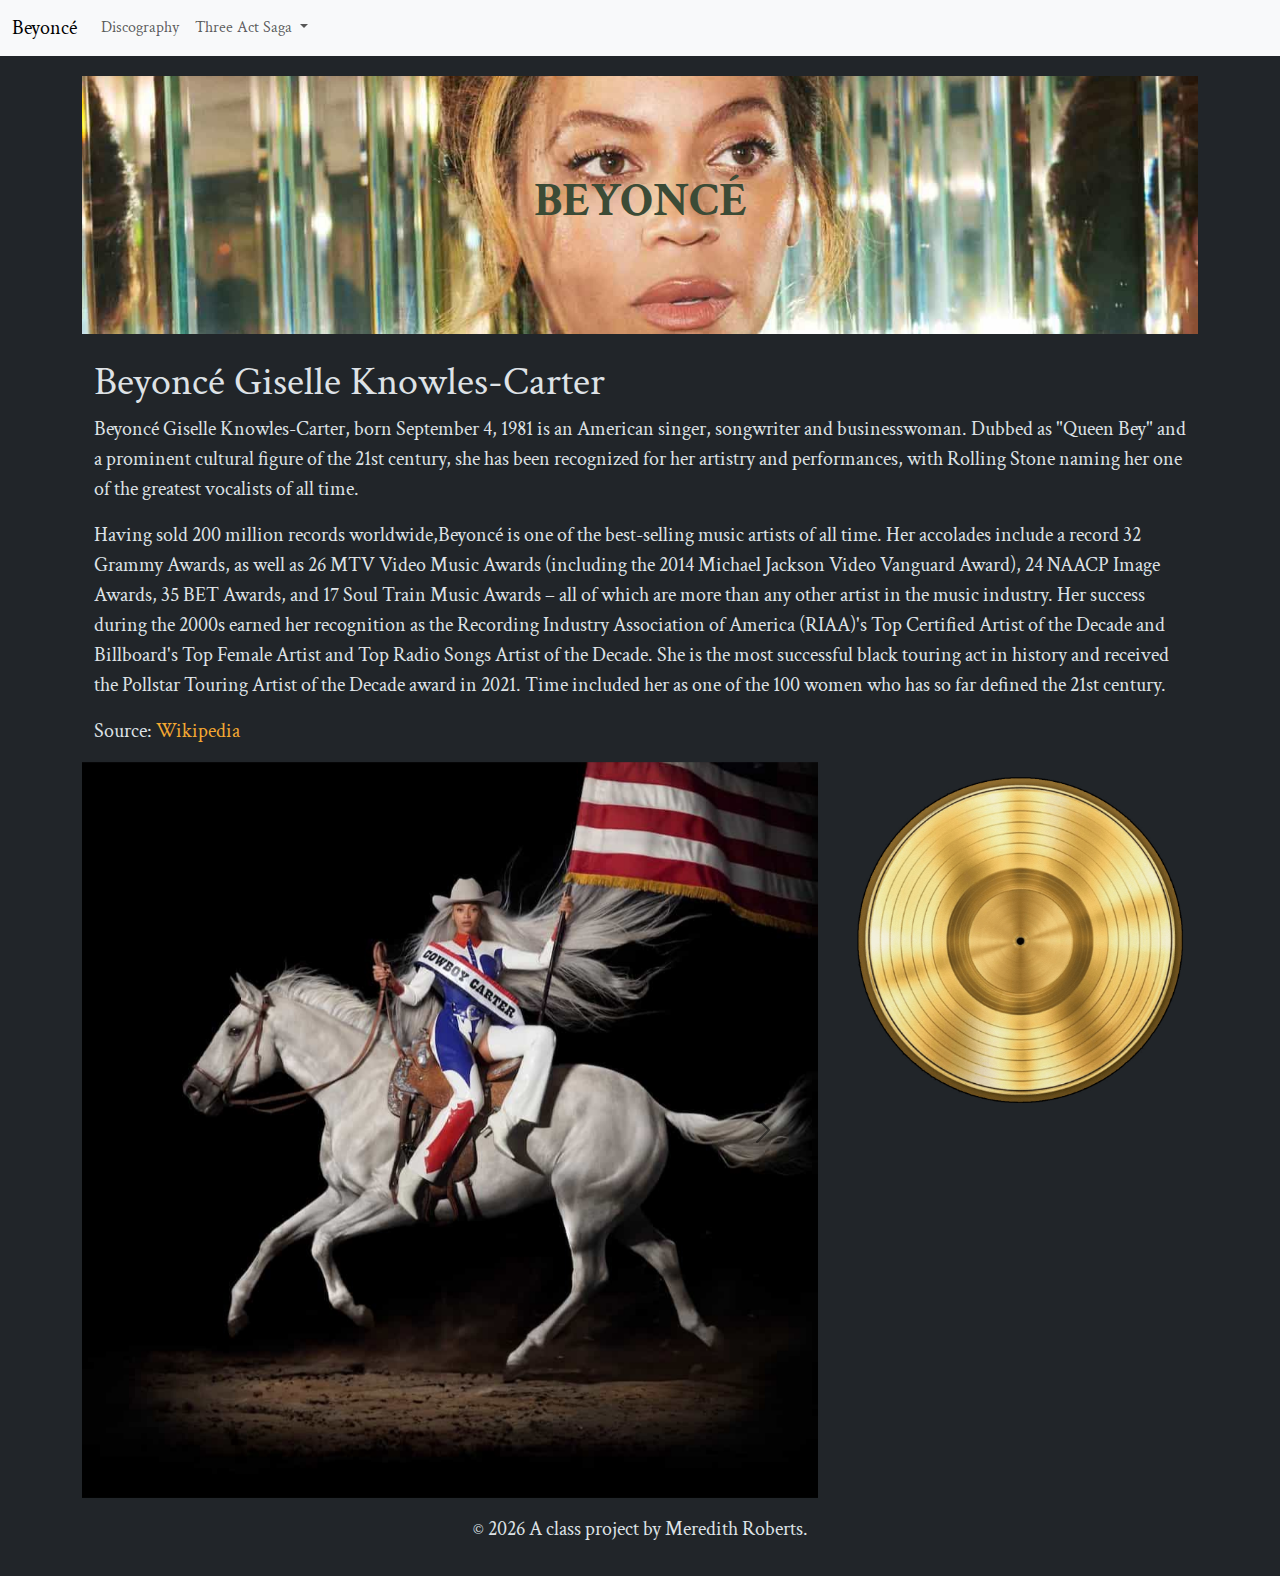
<file: docs/index.html>
<!DOCTYPE html>
<html lang="en" data-bs-theme="dark">
  <!-- A Intro to Coding for Journalists class project -->
  <head>
    <title>Index page title</title>
    <meta
      name="description"
      content="The index search description for this page goes here."
    />
    <meta charset="utf-8" />
    <meta http-equiv="X-UA-Compatible" content="IE=edge" />
    <meta
      name="viewport"
      content="width=device-width, initial-scale=1, maximum-scale=1"
    />
    <link rel="stylesheet" href="css/main.css" />
    <link rel="preconnect" href="https://fonts.googleapis.com" />
    <link rel="preconnect" href="https://fonts.gstatic.com" crossorigin />
    <link
      href="https://fonts.googleapis.com/css2?family=Crimson+Text:ital,wght@0,400;0,600;0,700;1,400;1,600;1,700&display=swap"
      rel="stylesheet"
    />
  </head>
  <body>
    <nav class="navbar navbar-expand-lg bg-light" data-bs-theme="light">
      <div class="container-fluid">
        <a class="navbar-brand" href="index.html">Beyoncé</a>
        <button
          class="navbar-toggler"
          type="button"
          data-bs-toggle="collapse"
          data-bs-target="#navbarNavDropdown"
          aria-controls="navbarNavDropdown"
          aria-expanded="false"
          aria-label="Toggle navigation"
        >
          <span class="navbar-toggler-icon"></span>
        </button>
        <div class="collapse navbar-collapse" id="navbarNavDropdown">
          <ul class="navbar-nav">
            <li class="nav-item active">
              <a class="nav-link" href="discography.html"
                >Discography<span class="sr-only"></span
              ></a>
            </li>
            <li class="nav-item dropdown">
              <a
                class="nav-link dropdown-toggle"
                href="#"
                id="navbarDropdownMenuLink"
                role="button"
                data-bs-toggle="dropdown"
                aria-expanded="false"
              >
                Three Act Saga
              </a>
              <ul
                class="dropdown-menu"
                aria-labelledby="navbarDropdownMenuLink"
              >
                <li>
                  <a class="dropdown-item" href="blog/renaissance.html"
                    >Act I: Renaissance</a
                  >
                </li>

                <li>
                  <a class="dropdown-item" href="blog/cowboycarter.html"
                    >Act II: Cowboy Carter</a
                  >

                  <a class="dropdown-item" href="actiii.html">Act III: ???</a>
                </li>
              </ul>
            </li>
          </ul>
        </div>
      </div>
    </nav>

    <div class="container">
      <div id="jumbo" class="p-5 mb-4 bg-light">
        <div class="container-fluid py-5 text-center">
          <h1 class="display-5 fw-bold">BEYONCÉ</h1>
        </div>
      </div>
    </div>

    <div class="container">
      <article class="container">
        <h1>Beyoncé Giselle Knowles-Carter</h1>
        <p>
          Beyoncé Giselle Knowles-Carter, born September 4, 1981 is an American
          singer, songwriter and businesswoman. Dubbed as "Queen Bey" and a
          prominent cultural figure of the 21st century, she has been recognized
          for her artistry and performances, with Rolling Stone naming her one
          of the greatest vocalists of all time.
        </p>
        <p>
          Having sold 200 million records worldwide,Beyoncé is one of the
          best-selling music artists of all time. Her accolades include a record
          32 Grammy Awards, as well as 26 MTV Video Music Awards (including the
          2014 Michael Jackson Video Vanguard Award), 24 NAACP Image Awards, 35
          BET Awards, and 17 Soul Train Music Awards – all of which are more
          than any other artist in the music industry. Her success during the
          2000s earned her recognition as the Recording Industry Association of
          America (RIAA)'s Top Certified Artist of the Decade and Billboard's
          Top Female Artist and Top Radio Songs Artist of the Decade. She is the
          most successful black touring act in history and received the Pollstar
          Touring Artist of the Decade award in 2021. Time included her as one
          of the 100 women who has so far defined the 21st century.
        </p>
        <p>
          Source:
          <a href="https://en.wikipedia.org/wiki/Beyonc%C3%A9" target="_blank"
            >Wikipedia</a
          >
        </p>
      </article>
      <div class="row justify-content-center">
        <div class="col-sm col-md-6 col-lg-8">
          <!-- CAROUSEL CAROUSEL -->
          <div
            id="carouselExampleAutoplaying"
            class="carousel slide"
            data-bs-ride="carousel"
          >
            <div class="carousel-inner">
              <div class="carousel-item active">
                <img
                  src="img/1-cowboycarter.jpeg"
                  class="d-block w-100"
                  alt="..."
                />
              </div>
              <div class="carousel-item">
                <img
                  src="img/2-renaissance.jpg"
                  class="d-block w-100"
                  alt="..."
                />
              </div>
              <div class="carousel-item">
                <img src="img/3-lionking.jpg" class="d-block w-100" alt="..." />
              </div>
              <div class="carousel-item">
                <img
                  src="img/04-homecoming.jpg"
                  class="d-block w-100"
                  alt="..."
                />
              </div>
              <div class="carousel-item">
                <img
                  src="img/05-lemonade.jpg"
                  class="d-block w-100"
                  alt="..."
                />
              </div>
              <div class="carousel-item">
                <img src="img/06-beyonce.jpg" class="d-block w-100" alt="..." />
              </div>
              <div class="carousel-item">
                <img src="img/07-four.jpg" class="d-block w-100" alt="..." />
              </div>
              <div class="carousel-item">
                <img src="img/08-sasha.jpg" class="d-block w-100" alt="..." />
              </div>
              <div class="carousel-item">
                <img src="img/09-bday.jpg" class="d-block w-100" alt="..." />
              </div>
              <div class="carousel-item">
                <img src="img/10-danger.jpg" class="d-block w-100" alt="..." />
              </div>
              <!-- BUTTON -->
            </div>
            <button
              class="carousel-control-prev"
              type="button"
              data-bs-target="#carouselExampleAutoplaying"
              data-bs-slide="prev"
            >
              <span
                class="carousel-control-prev-icon"
                aria-hidden="true"
              ></span>
              <span class="visually-hidden">Previous</span>
            </button>
            <button
              class="carousel-control-next"
              type="button"
              data-bs-target="#carouselExampleAutoplaying"
              data-bs-slide="next"
            >
              <span
                class="carousel-control-next-icon"
                aria-hidden="true"
              ></span>
              <span class="visually-hidden">Next</span>
            </button>
          </div>
          <!-- END CAROUSEL END CAROUSEL -->
        </div>
        <div class="col-sm col-md-4 col-lg-4">
          <a
            href="https://open.spotify.com/artist/6vWDO969PvNqNYHIOW5v0m"
            target="_blank"
            ><img src="img/gold.png" alt="" class="img-fluid"
          /></a>
        </div>
      </div>
    </div>

    <footer>
      <p id="legal" class="center-block text-center p-3">
        <small>&copy;</small> <span class="copyright-year"></span>
        A class project by Meredith Roberts.
      </p>
    </footer>

    <script src="js/jquery.js"></script>
    <script src="js/bootstrap.bundle.min.js"></script>
    <script src="js/scripts.js"></script>
  </body>
</html>
</file>
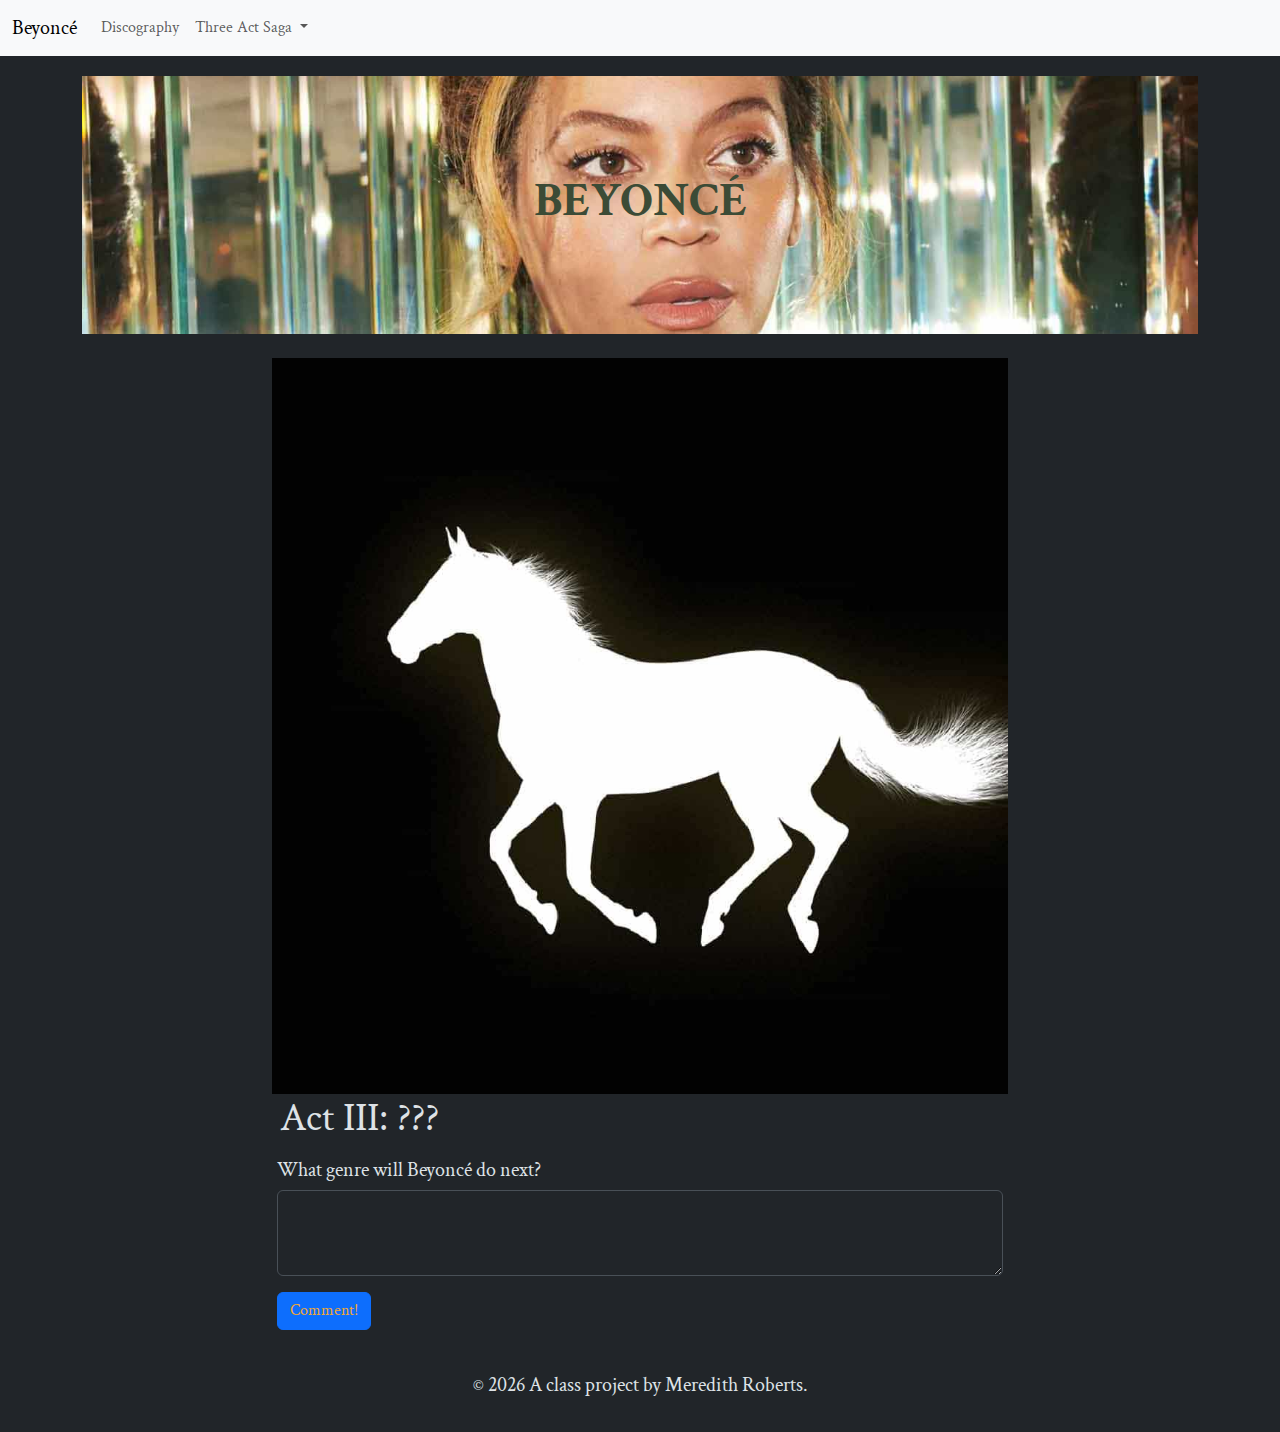
<file: docs/actiii.html>
<!DOCTYPE html>
<html lang="en" data-bs-theme="dark">
  <!-- A Intro to Coding for Journalists class project -->
  <head>
    <title>Index page title</title>
    <meta
      name="description"
      content="The index search description for this page goes here."
    />
    <meta charset="utf-8" />
    <meta http-equiv="X-UA-Compatible" content="IE=edge" />
    <meta
      name="viewport"
      content="width=device-width, initial-scale=1, maximum-scale=1"
    />
    <link rel="stylesheet" href="css/main.css" />
    <link rel="preconnect" href="https://fonts.googleapis.com" />
    <link rel="preconnect" href="https://fonts.gstatic.com" crossorigin />
    <link
      href="https://fonts.googleapis.com/css2?family=Crimson+Text:ital,wght@0,400;0,600;0,700;1,400;1,600;1,700&display=swap"
      rel="stylesheet"
    />
  </head>
  <body>
    <nav class="navbar navbar-expand-lg bg-light" data-bs-theme="light">
      <div class="container-fluid">
        <a class="navbar-brand" href="index.html">Beyoncé</a>
        <button
          class="navbar-toggler"
          type="button"
          data-bs-toggle="collapse"
          data-bs-target="#navbarNavDropdown"
          aria-controls="navbarNavDropdown"
          aria-expanded="false"
          aria-label="Toggle navigation"
        >
          <span class="navbar-toggler-icon"></span>
        </button>
        <div class="collapse navbar-collapse" id="navbarNavDropdown">
          <ul class="navbar-nav">
            <li class="nav-item active">
              <a class="nav-link" href="discography.html"
                >Discography<span class="sr-only"></span
              ></a>
            </li>
            <li class="nav-item dropdown">
              <a
                class="nav-link dropdown-toggle"
                href="#"
                id="navbarDropdownMenuLink"
                role="button"
                data-bs-toggle="dropdown"
                aria-expanded="false"
              >
                Three Act Saga
              </a>
              <ul
                class="dropdown-menu"
                aria-labelledby="navbarDropdownMenuLink"
              >
                <li>
                  <a class="dropdown-item" href="blog/renaissance.html"
                    >Act I: Renaissance</a
                  >
                </li>

                <li>
                  <a class="dropdown-item" href="blog/cowboycarter.html"
                    >Act II: Cowboy Carter</a
                  >

                  <a class="dropdown-item" href="actiii.html">Act III: ???</a>
                </li>
              </ul>
            </li>
          </ul>
        </div>
      </div>
    </nav>

    <div class="container">
      <div id="jumbo" class="p-5 mb-4 bg-light">
        <div class="container-fluid py-5 text-center">
          <h1 class="display-5 fw-bold">BEYONCÉ</h1>
        </div>
      </div>
    </div>

    <div class="container">
      <div class="row justify-content-center">
        <!-- IMAGE IMAGE IMAGE -->
        <div class="col-sm-8">
          <img src="img/0-nada.jpg" class="img-fluid" alt="Beyoncé" />
        </div>
        <!-- END IMAGE -->
        <div class="row justify-content-center">
          <div class="col-sm-8">
            <h1>Act III: ???</h1>
          </div>
        </div>
      </div>
      <div class="row justify-content-center p-2">
        <div class="col-sm-8">
          <div class="mb-3">
            <h5 class="form-label">What genre will Beyoncé do next?</h5>
            <textarea
              class="form-control"
              id="exampleFormControlTextarea1"
              rows="3"
            ></textarea>
          </div>
          <div class="col-auto">
            <button type="submit" class="btn btn-primary mb-3">
              <a
                href="https://www.rollingstone.com/music/music-features/beyonce-act-iii-album-genre-predictions-1234994311/"
                target="_blank"
                >Comment!</a
              >
            </button>
          </div>
        </div>
      </div>
    </div>

    <footer>
      <p id="legal" class="center-block text-center p-3">
        <small>&copy;</small> <span class="copyright-year"></span>
        A class project by Meredith Roberts.
      </p>
    </footer>

    <script src="js/jquery.js"></script>
    <script src="js/bootstrap.bundle.min.js"></script>
    <script src="js/scripts.js"></script>
  </body>
</html>
</file>
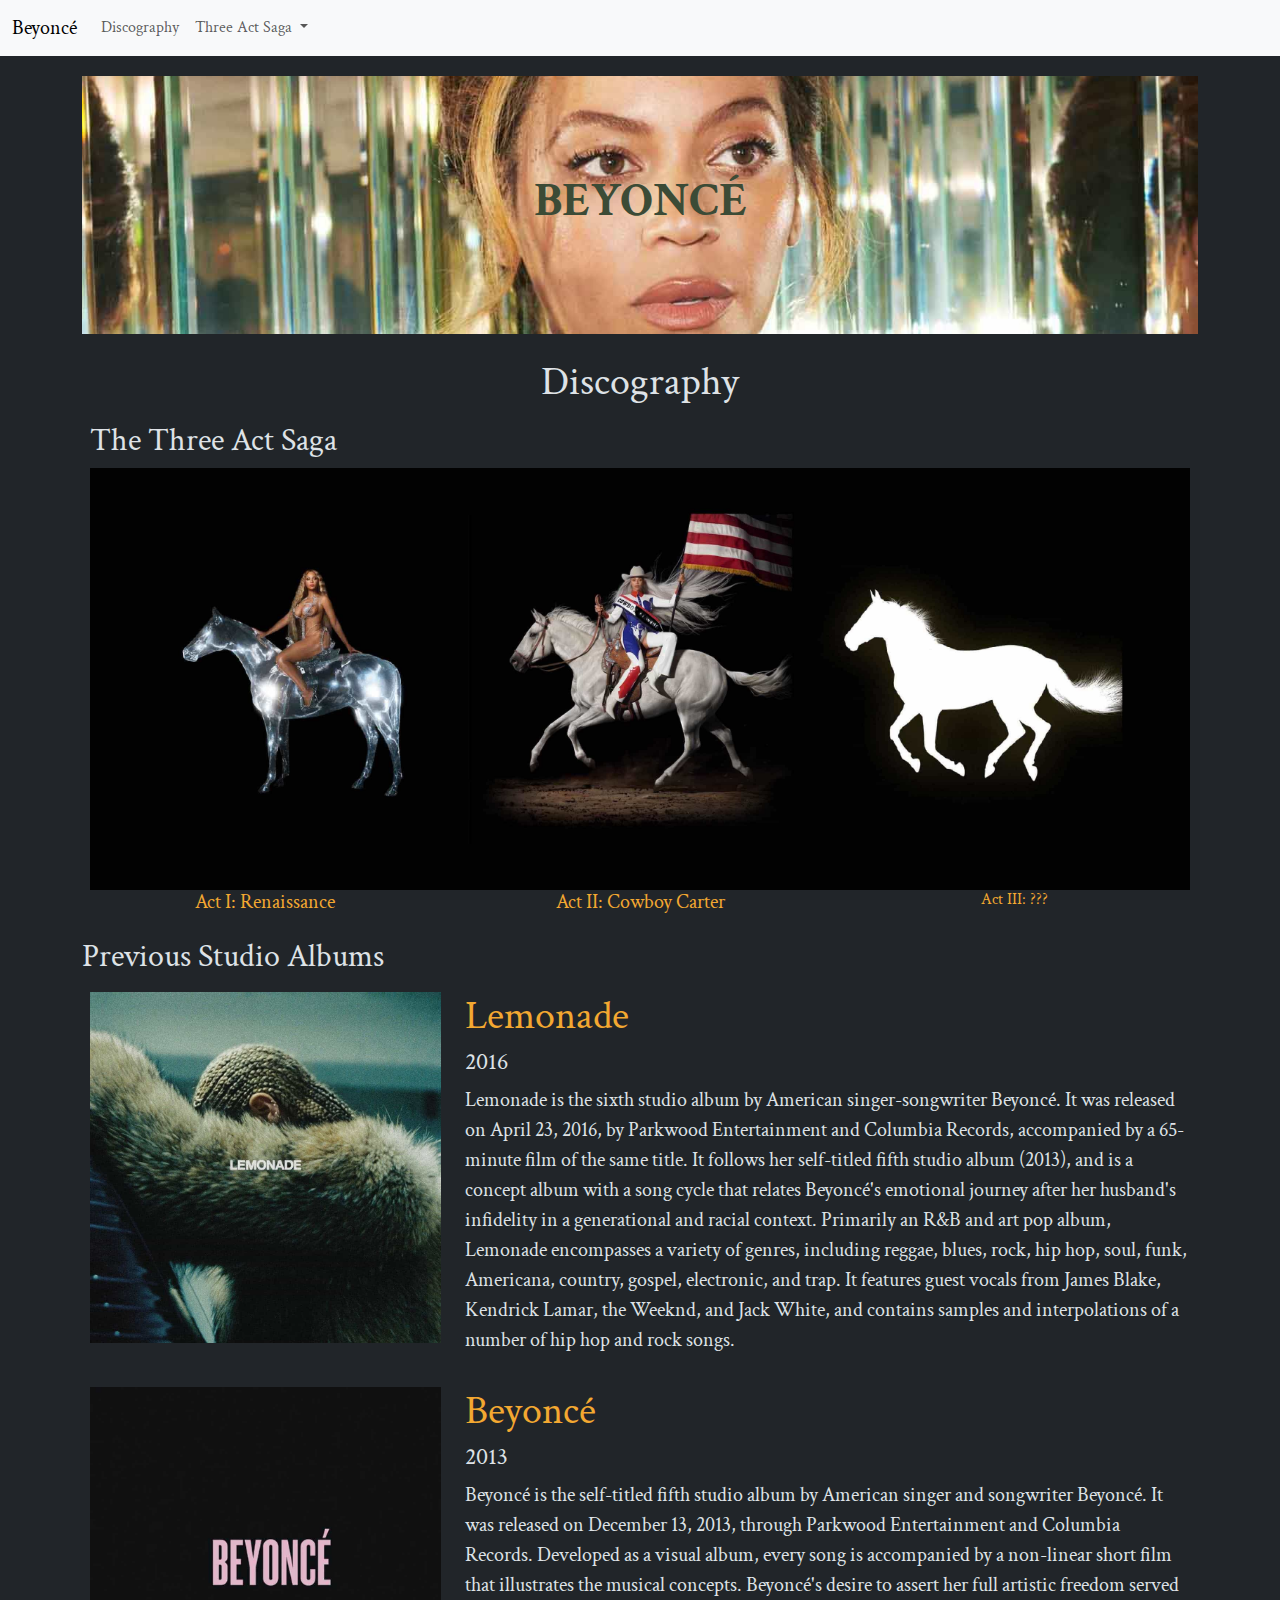
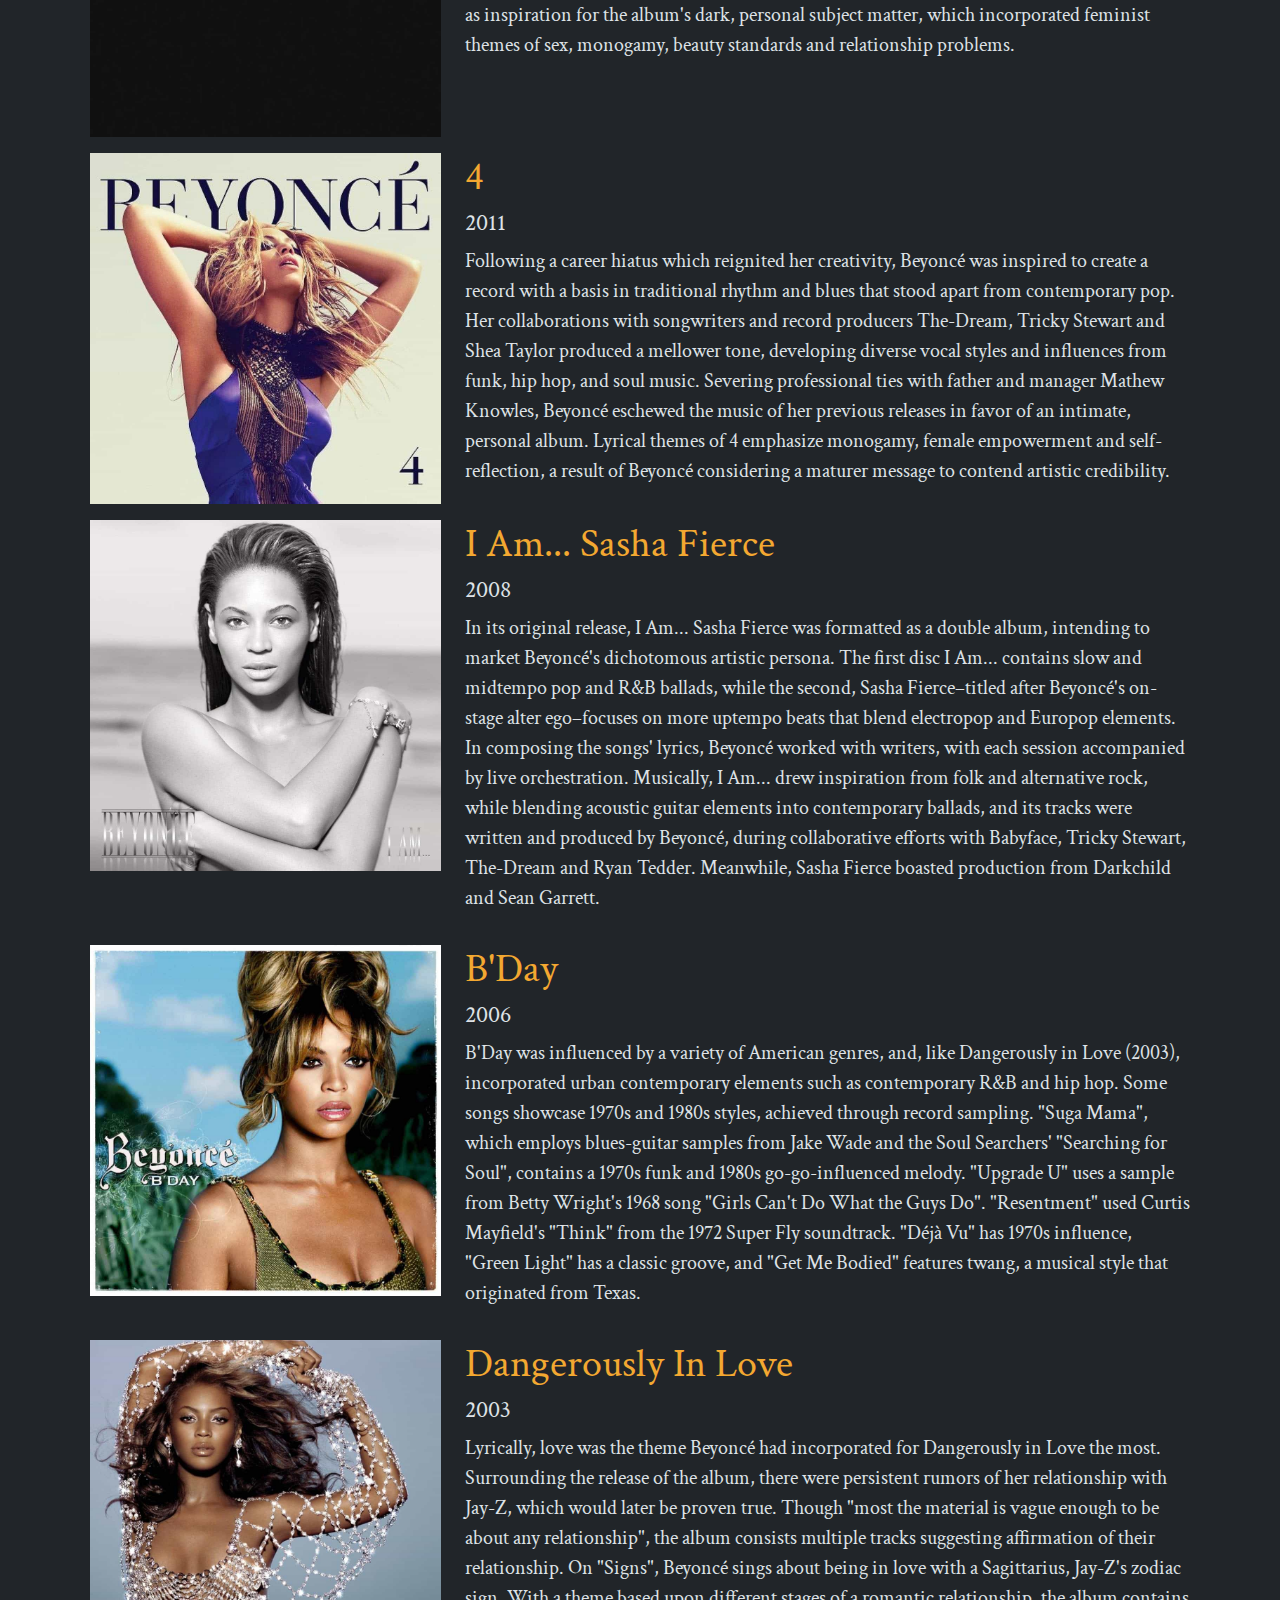
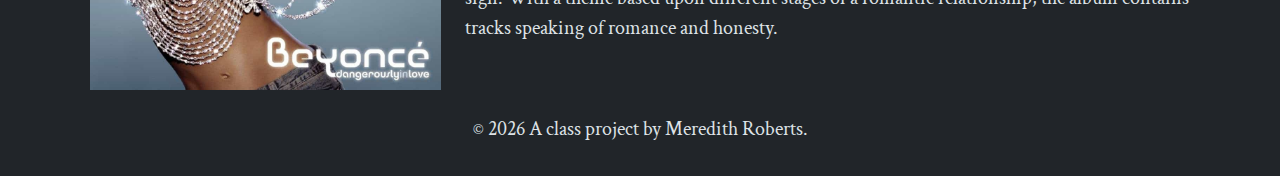
<file: docs/discography.html>
<!DOCTYPE html>
<html lang="en" data-bs-theme="dark">
  <!-- A Intro to Coding for Journalists class project -->
  <head>
    <title>Discography</title>
    <meta
      name="description"
      content="Beyoncé's discography as a solo artist."
    />
    <meta charset="utf-8" />
    <meta http-equiv="X-UA-Compatible" content="IE=edge" />
    <meta
      name="viewport"
      content="width=device-width, initial-scale=1, maximum-scale=1"
    />
    <link rel="stylesheet" href="css/main.css" />
    <link rel="preconnect" href="https://fonts.googleapis.com" />
    <link rel="preconnect" href="https://fonts.gstatic.com" crossorigin />
    <link
      href="https://fonts.googleapis.com/css2?family=Crimson+Text:ital,wght@0,400;0,600;0,700;1,400;1,600;1,700&display=swap"
      rel="stylesheet"
    />
  </head>
  <body>
    <nav class="navbar navbar-expand-lg bg-light" data-bs-theme="light">
      <div class="container-fluid">
        <a class="navbar-brand" href="index.html">Beyoncé</a>
        <button
          class="navbar-toggler"
          type="button"
          data-bs-toggle="collapse"
          data-bs-target="#navbarNavDropdown"
          aria-controls="navbarNavDropdown"
          aria-expanded="false"
          aria-label="Toggle navigation"
        >
          <span class="navbar-toggler-icon"></span>
        </button>
        <div class="collapse navbar-collapse" id="navbarNavDropdown">
          <ul class="navbar-nav">
            <li class="nav-item active">
              <a class="nav-link" href="discography.html"
                >Discography<span class="sr-only"></span
              ></a>
            </li>
            <li class="nav-item dropdown">
              <a
                class="nav-link dropdown-toggle"
                href="#"
                id="navbarDropdownMenuLink"
                role="button"
                data-bs-toggle="dropdown"
                aria-expanded="false"
              >
                Three Act Saga
              </a>
              <ul
                class="dropdown-menu"
                aria-labelledby="navbarDropdownMenuLink"
              >
                <li>
                  <a class="dropdown-item" href="blog/renaissance.html"
                    >Act I: Renaissance</a
                  >
                </li>

                <li>
                  <a class="dropdown-item" href="blog/cowboycarter.html"
                    >Act II: Cowboy Carter</a
                  >

                  <a class="dropdown-item" href="actiii.html">Act III: ???</a>
                </li>
              </ul>
            </li>
          </ul>
        </div>
      </div>
    </nav>

    <div class="container">
      <div id="jumbo" class="p-5 mb-4 bg-light">
        <div class="container-fluid py-5 text-center">
          <h1 class="display-5 fw-bold">BEYONCÉ</h1>
        </div>
      </div>
    </div>

    <div class="container">
      <h1 class="text-center">Discography</h1>
      <div class="col p-2">
        <h2>The Three Act Saga</h2>
        <img src="img/11-acts.jpg" class="img-fluid" alt="Beyoncé" />
        <div class="row align-items center text-center">
          <div class="col">
            <h6>
              <p><a href="blog/renaissance.html">Act I: Renaissance</a></p>
            </h6>
          </div>

          <div class="col">
            <h6>
              <p><a href="blog/cowboycarter.html">Act II: Cowboy Carter</a></p>
            </h6>
          </div>

          <div class="col">
            <h6>
              <a href="actiii.html">Act III: ???</a>
            </h6>
          </div>
        </div>
      </div>
      <h2>Previous Studio Albums</h2>
      <div class="row row-gap-3 p-2">
        <div class="col-sm-4">
          <img src="img/05-lemonade.jpg" alt="" class="img-fluid" />
        </div>
        <div class="col-sm-8">
          <h3>
            <a
              href="https://en.wikipedia.org/wiki/Lemonade_(album)"
              target="_blank"
              >Lemonade</a
            >
          </h3>
          <h4>2016</h4>
          <p>
            Lemonade is the sixth studio album by American singer-songwriter
            Beyoncé. It was released on April 23, 2016, by Parkwood
            Entertainment and Columbia Records, accompanied by a 65-minute film
            of the same title. It follows her self-titled fifth studio album
            (2013), and is a concept album with a song cycle that relates
            Beyoncé&#39;s emotional journey after her husband&#39;s infidelity
            in a generational and racial context. Primarily an R&amp;B and art
            pop album, Lemonade encompasses a variety of genres, including
            reggae, blues, rock, hip hop, soul, funk, Americana, country,
            gospel, electronic, and trap. It features guest vocals from James
            Blake, Kendrick Lamar, the Weeknd, and Jack White, and contains
            samples and interpolations of a number of hip hop and rock songs.
          </p>
        </div>

        <div class="col-sm-4">
          <img src="img/06-beyonce.jpg" alt="" class="img-fluid" />
        </div>
        <div class="col-sm-8">
          <h3>
            <a
              href="https://en.wikipedia.org/wiki/Beyonc%C3%A9_(album)"
              target="_blank"
              >Beyoncé</a
            >
          </h3>
          <h4>2013</h4>
          <p>
            Beyoncé is the self-titled fifth studio album by American singer and
            songwriter Beyoncé. It was released on December 13, 2013, through
            Parkwood Entertainment and Columbia Records. Developed as a visual
            album, every song is accompanied by a non-linear short film that
            illustrates the musical concepts. Beyoncé&#39;s desire to assert her
            full artistic freedom served as inspiration for the album&#39;s
            dark, personal subject matter, which incorporated feminist themes of
            sex, monogamy, beauty standards and relationship problems.
          </p>
        </div>

        <div class="col-sm-4">
          <img src="img/07-four.jpg" alt="" class="img-fluid" />
        </div>
        <div class="col-sm-8">
          <h3>
            <a
              href="https://en.wikipedia.org/wiki/4_(Beyonc%C3%A9_album)"
              target="_blank"
              >4</a
            >
          </h3>
          <h4>2011</h4>
          <p>
            Following a career hiatus which reignited her creativity, Beyoncé
            was inspired to create a record with a basis in traditional rhythm
            and blues that stood apart from contemporary pop. Her collaborations
            with songwriters and record producers The-Dream, Tricky Stewart and
            Shea Taylor produced a mellower tone, developing diverse vocal
            styles and influences from funk, hip hop, and soul music. Severing
            professional ties with father and manager Mathew Knowles, Beyoncé
            eschewed the music of her previous releases in favor of an intimate,
            personal album. Lyrical themes of 4 emphasize monogamy, female
            empowerment and self-reflection, a result of Beyoncé considering a
            maturer message to contend artistic credibility.
          </p>
        </div>

        <div class="col-sm-4">
          <img src="img/08-sasha.jpg" alt="" class="img-fluid" />
        </div>
        <div class="col-sm-8">
          <h3>
            <a
              href="https://en.wikipedia.org/wiki/I_Am..._Sasha_Fierce"
              target="_blank"
              >I Am... Sasha Fierce</a
            >
          </h3>
          <h4>2008</h4>
          <p>
            In its original release, I Am... Sasha Fierce was formatted as a
            double album, intending to market Beyoncé&#39;s dichotomous artistic
            persona. The first disc I Am... contains slow and midtempo pop and
            R&amp;B ballads, while the second, Sasha Fierce–titled after
            Beyoncé&#39;s on-stage alter ego–focuses on more uptempo beats that
            blend electropop and Europop elements. In composing the songs&#39;
            lyrics, Beyoncé worked with writers, with each session accompanied
            by live orchestration. Musically, I Am... drew inspiration from folk
            and alternative rock, while blending acoustic guitar elements into
            contemporary ballads, and its tracks were written and produced by
            Beyoncé, during collaborative efforts with Babyface, Tricky Stewart,
            The-Dream and Ryan Tedder. Meanwhile, Sasha Fierce boasted
            production from Darkchild and Sean Garrett.
          </p>
        </div>

        <div class="col-sm-4">
          <img src="img/09-bday.jpg" alt="" class="img-fluid" />
        </div>
        <div class="col-sm-8">
          <h3>
            <a href="https://en.wikipedia.org/wiki/B%27Day" target="_blank"
              >B&#39;Day</a
            >
          </h3>
          <h4>2006</h4>
          <p>
            B&#39;Day was influenced by a variety of American genres, and, like
            Dangerously in Love (2003), incorporated urban contemporary elements
            such as contemporary R&amp;B and hip hop. Some songs showcase 1970s
            and 1980s styles, achieved through record sampling. &quot;Suga
            Mama&quot;, which employs blues-guitar samples from Jake Wade and
            the Soul Searchers&#39; &quot;Searching for Soul&quot;, contains a
            1970s funk and 1980s go-go-influenced melody. &quot;Upgrade U&quot;
            uses a sample from Betty Wright&#39;s 1968 song &quot;Girls
            Can&#39;t Do What the Guys Do&quot;. &quot;Resentment&quot; used
            Curtis Mayfield&#39;s &quot;Think&quot; from the 1972 Super Fly
            soundtrack. &quot;Déjà Vu&quot; has 1970s influence, &quot;Green
            Light&quot; has a classic groove, and &quot;Get Me Bodied&quot;
            features twang, a musical style that originated from Texas.
          </p>
        </div>

        <div class="col-sm-4">
          <img src="img/10-danger.jpg" alt="" class="img-fluid" />
        </div>
        <div class="col-sm-8">
          <h3>
            <a
              href="https://en.wikipedia.org/wiki/Dangerously_in_Love"
              target="_blank"
              >Dangerously In Love</a
            >
          </h3>
          <h4>2003</h4>
          <p>
            Lyrically, love was the theme Beyoncé had incorporated for
            Dangerously in Love the most. Surrounding the release of the album,
            there were persistent rumors of her relationship with Jay-Z, which
            would later be proven true. Though &quot;most the material is vague
            enough to be about any relationship&quot;, the album consists
            multiple tracks suggesting affirmation of their relationship. On
            &quot;Signs&quot;, Beyoncé sings about being in love with a
            Sagittarius, Jay-Z&#39;s zodiac sign. With a theme based upon
            different stages of a romantic relationship, the album contains
            tracks speaking of romance and honesty.
          </p>
        </div>
      </div>
    </div>

    <footer>
      <p id="legal" class="center-block text-center p-3">
        <small>&copy;</small> <span class="copyright-year"></span>
        A class project by Meredith Roberts.
      </p>
    </footer>

    <script src="js/jquery.js"></script>
    <script src="js/bootstrap.bundle.min.js"></script>
    <script src="js/scripts.js"></script>
  </body>
</html>
</file>
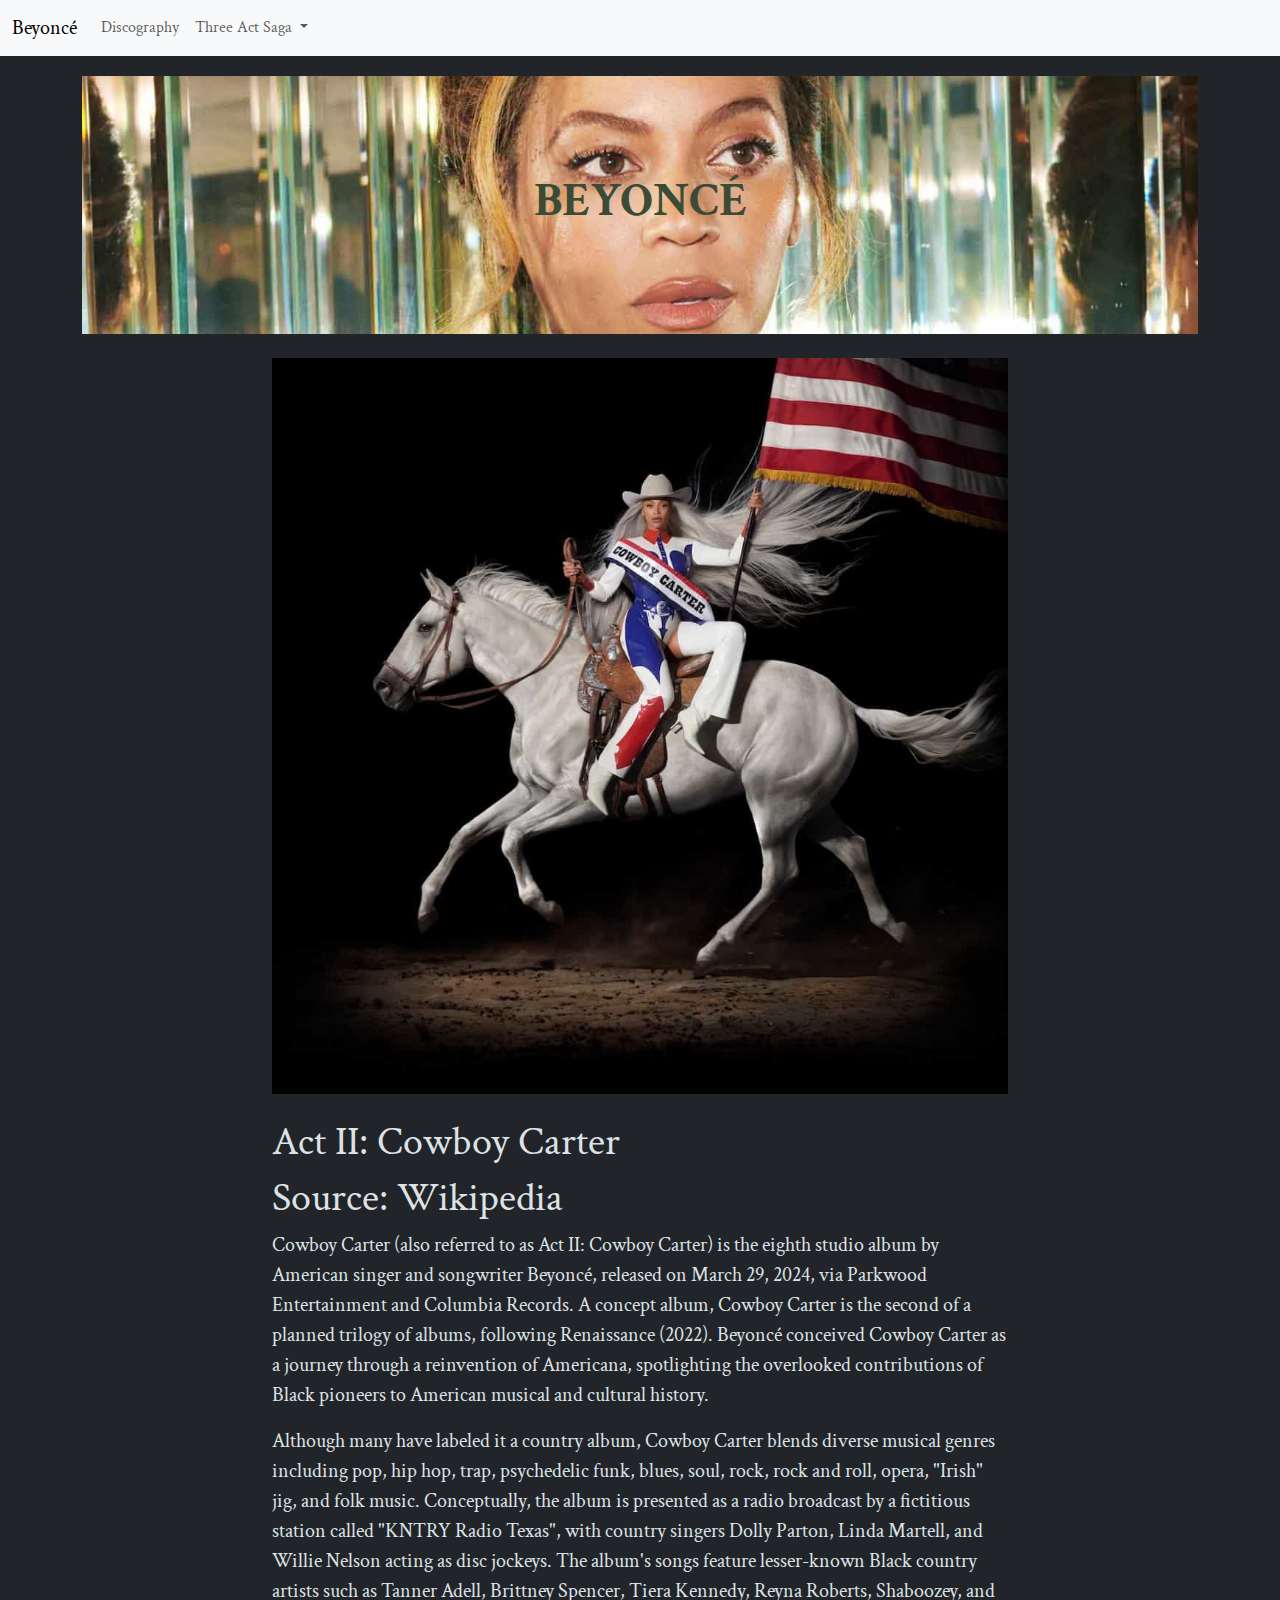
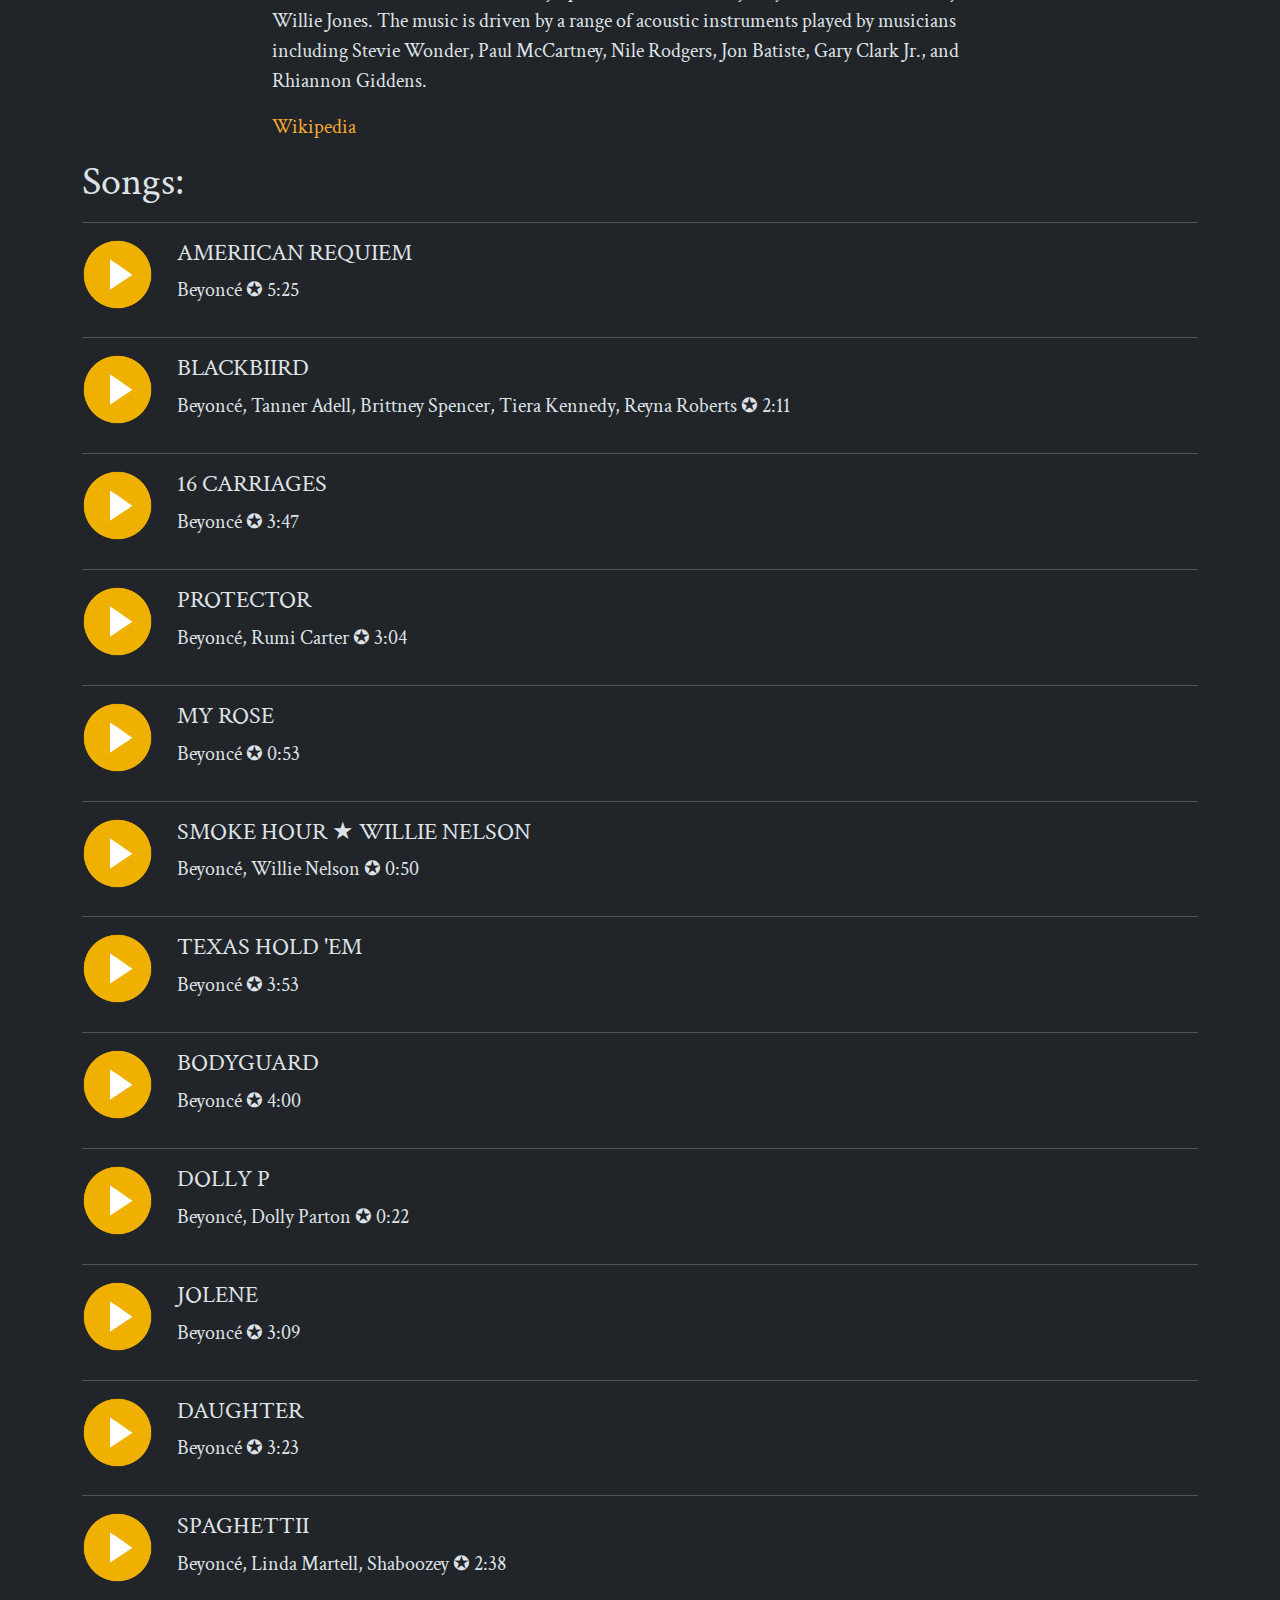
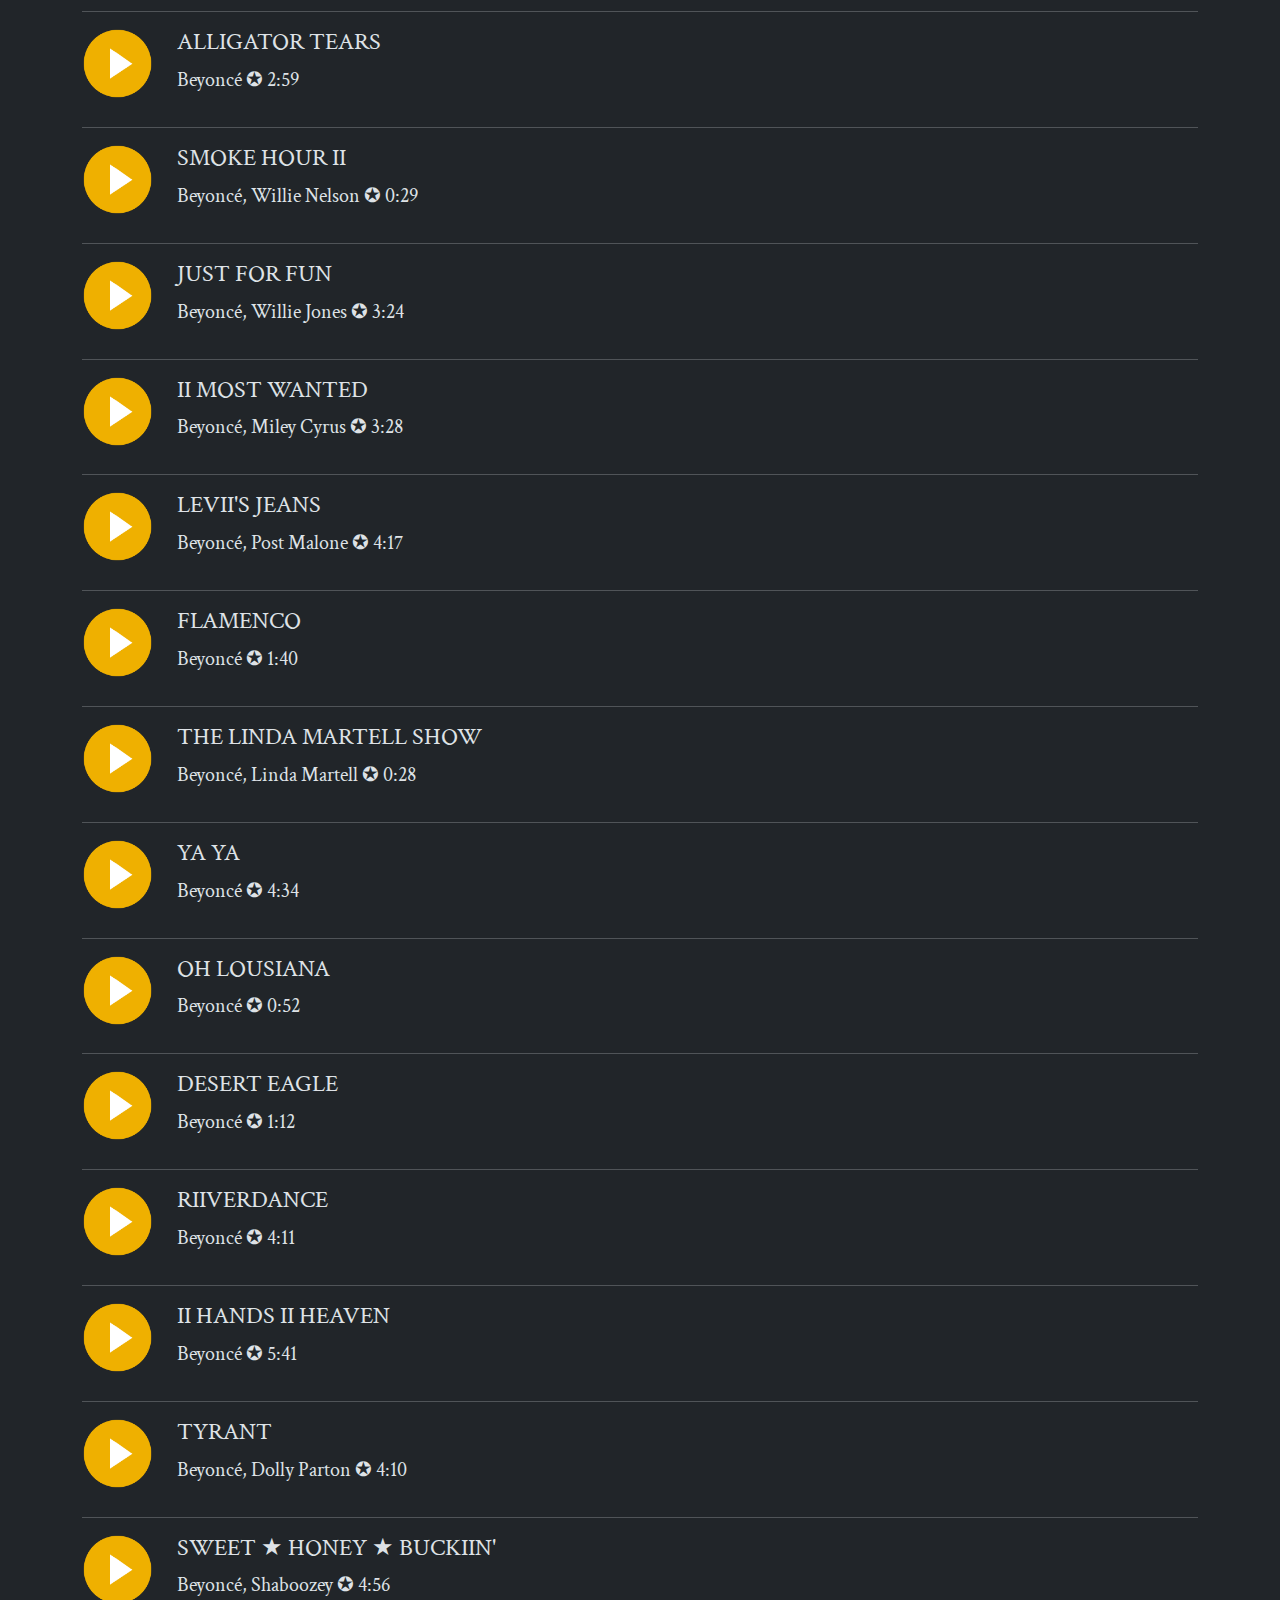
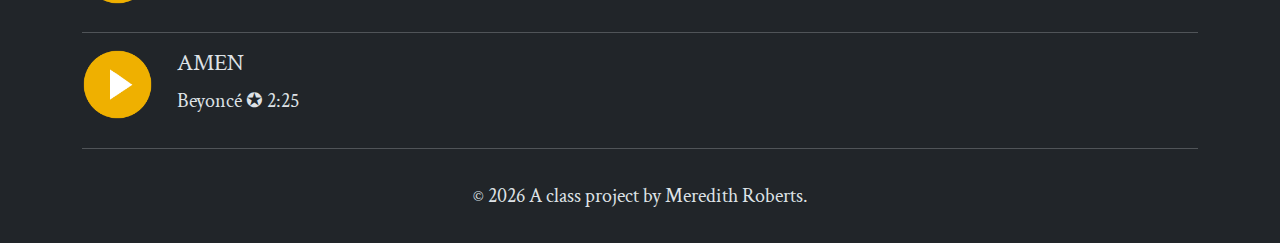
<file: docs/blog/cowboycarter.html>
<!DOCTYPE html>
<html lang="en" data-bs-theme="dark">
  <!-- A Intro to Coding for Journalists class project -->
  <head>
    <title>Act II: Cowboy Carter</title>
    <meta
      name="description"
      content="Act II: Cowboy Carter Source: Wikipedia"
    />
    <meta charset="utf-8" />
    <meta http-equiv="X-UA-Compatible" content="IE=edge" />
    <meta
      name="viewport"
      content="width=device-width, initial-scale=1, maximum-scale=1"
    />
    <link rel="stylesheet" href="../css/main.css" />
    <link rel="preconnect" href="https://fonts.googleapis.com" />
    <link rel="preconnect" href="https://fonts.gstatic.com" crossorigin />
    <link
      href="https://fonts.googleapis.com/css2?family=Crimson+Text:ital,wght@0,400;0,600;0,700;1,400;1,600;1,700&display=swap"
      rel="stylesheet"
    />
  </head>
  <body>
    <nav class="navbar navbar-expand-lg bg-light" data-bs-theme="light">
      <div class="container-fluid">
        <a class="navbar-brand" href="../index.html">Beyoncé</a>
        <button
          class="navbar-toggler"
          type="button"
          data-bs-toggle="collapse"
          data-bs-target="#navbarNavDropdown"
          aria-controls="navbarNavDropdown"
          aria-expanded="false"
          aria-label="Toggle navigation"
        >
          <span class="navbar-toggler-icon"></span>
        </button>
        <div class="collapse navbar-collapse" id="navbarNavDropdown">
          <ul class="navbar-nav">
            <li class="nav-item active">
              <a class="nav-link" href="../discography.html"
                >Discography<span class="sr-only"></span
              ></a>
            </li>
            <li class="nav-item dropdown">
              <a
                class="nav-link dropdown-toggle"
                href="#"
                id="navbarDropdownMenuLink"
                role="button"
                data-bs-toggle="dropdown"
                aria-expanded="false"
              >
                Three Act Saga
              </a>
              <ul
                class="dropdown-menu"
                aria-labelledby="navbarDropdownMenuLink"
              >
                <li>
                  <a class="dropdown-item" href="../blog/renaissance.html"
                    >Act I: Renaissance</a
                  >
                </li>

                <li>
                  <a class="dropdown-item" href="../blog/cowboycarter.html"
                    >Act II: Cowboy Carter</a
                  >

                  <a class="dropdown-item" href="../actiii.html"
                    >Act III: ???</a
                  >
                </li>
              </ul>
            </li>
          </ul>
        </div>
      </div>
    </nav>

    <div class="container">
      <div id="jumbo" class="p-5 mb-4 bg-light">
        <div class="container-fluid py-5 text-center">
          <h1 class="display-5 fw-bold">BEYONCÉ</h1>
        </div>
      </div>
    </div>

    <article class="container">
      <div class="row justify-content-center">
        <div class="col-sm-8">
          <img src="../img/1-cowboycarter.jpeg" alt="" class="img-fluid mb-4" />
          <h1>Act II: Cowboy Carter</h1>
          <h3>Source: Wikipedia</h3>

          <p>
            Cowboy Carter (also referred to as Act II: Cowboy Carter) is the
            eighth studio album by American singer and songwriter Beyoncé,
            released on March 29, 2024, via Parkwood Entertainment and Columbia
            Records. A concept album, Cowboy Carter is the second of a planned
            trilogy of albums, following Renaissance (2022). Beyoncé conceived
            Cowboy Carter as a journey through a reinvention of Americana,
            spotlighting the overlooked contributions of Black pioneers to
            American musical and cultural history.
          </p>

          <p>
            Although many have labeled it a country album, Cowboy Carter blends
            diverse musical genres including pop, hip hop, trap, psychedelic
            funk, blues, soul, rock, rock and roll, opera, "Irish" jig, and folk
            music. Conceptually, the album is presented as a radio broadcast by
            a fictitious station called "KNTRY Radio Texas", with country
            singers Dolly Parton, Linda Martell, and Willie Nelson acting as
            disc jockeys. The album's songs feature lesser-known Black country
            artists such as Tanner Adell, Brittney Spencer, Tiera Kennedy, Reyna
            Roberts, Shaboozey, and Willie Jones. The music is driven by a range
            of acoustic instruments played by musicians including Stevie Wonder,
            Paul McCartney, Nile Rodgers, Jon Batiste, Gary Clark Jr., and
            Rhiannon Giddens.
          </p>

          <p>
            <a href="https://en.wikipedia.org/wiki/Cowboy_Carter">Wikipedia</a>
          </p>
        </div>
      </div>
      <h3>Songs:</h3>
      <hr />

      <div class="row">
        <div class="col-sm-1">
          <a
            href="https://open.spotify.com/track/6K2Iut8nSQigP83yvbiqi8?si=0721b85f37eb4100"
            target="_blank"
          >
            <img src="../img/play.png" alt="" class="img-fluid" />
          </a>
        </div>
        <div class="col-sm-8">
          <h4>AMERIICAN REQUIEM</h4>
          <p>Beyoncé ✪ 5:25</p>
        </div>
      </div>
      <hr />

      <div class="row">
        <div class="col-sm-1">
          <a
            href="https://open.spotify.com/track/7eEr7lgWYudwEKEaWCPiPI?si=601dcf5a818842a9"
            target="_blank"
          >
            <img src="../img/play.png" alt="" class="img-fluid" />
          </a>
        </div>
        <div class="col-sm-8">
          <h4>BLACKBIIRD</h4>
          <p>
            Beyoncé, Tanner Adell, Brittney Spencer, Tiera Kennedy, Reyna
            Roberts ✪ 2:11
          </p>
        </div>
      </div>
      <hr />

      <div class="row">
        <div class="col-sm-1">
          <a
            href="https://open.spotify.com/track/6XXxKsu3RJeN3ZvbMYrgQW?si=f05738d7c1874a28"
            target="_blank"
          >
            <img src="../img/play.png" alt="" class="img-fluid" />
          </a>
        </div>
        <div class="col-sm-8">
          <h4>16 CARRIAGES</h4>
          <p>Beyoncé ✪ 3:47</p>
        </div>
      </div>
      <hr />

      <div class="row">
        <div class="col-sm-1">
          <a
            href="https://open.spotify.com/track/4dsdSwSdBWjlsVzU6iJs3b?si=4c7ea03edb2c4734"
            target="_blank"
          >
            <img src="../img/play.png" alt="" class="img-fluid" />
          </a>
        </div>
        <div class="col-sm-8">
          <h4>PROTECTOR</h4>
          <p>Beyoncé, Rumi Carter ✪ 3:04</p>
        </div>
      </div>
      <hr />

      <div class="row">
        <div class="col-sm-1">
          <a
            href="https://open.spotify.com/track/486YUqcmF9IWPkreU0THcQ?si=8733d6f423c74acb"
            target="_blank"
          >
            <img src="../img/play.png" alt="" class="img-fluid" />
          </a>
        </div>
        <div class="col-sm-8">
          <h4>MY ROSE</h4>
          <p>Beyoncé ✪ 0:53</p>
        </div>
      </div>
      <hr />

      <div class="row">
        <div class="col-sm-1">
          <a
            href="https://open.spotify.com/track/2dv2DYn0V0j0Wx6Ra40bce?si=b2715c13dec14ac8"
            target="_blank"
          >
            <img src="../img/play.png" alt="" class="img-fluid" />
          </a>
        </div>
        <div class="col-sm-8">
          <h4>SMOKE HOUR ★ WILLIE NELSON</h4>
          <p>Beyoncé, Willie Nelson ✪ 0:50</p>
        </div>
      </div>
      <hr />

      <div class="row">
        <div class="col-sm-1">
          <a
            href="https://open.spotify.com/track/7wLShogStyDeZvL0a6daN5?si=d1a48bf1faa240df"
            target="_blank"
          >
            <img src="../img/play.png" alt="" class="img-fluid" />
          </a>
        </div>
        <div class="col-sm-8">
          <h4>TEXAS HOLD &#39;EM</h4>
          <p>Beyoncé ✪ 3:53</p>
        </div>
      </div>
      <hr />

      <div class="row">
        <div class="col-sm-1">
          <a
            href="https://open.spotify.com/track/6Y4rniIxibegzsg8cdWAWV?si=34cf3f8546af4aae"
            target="_blank"
          >
            <img src="../img/play.png" alt="" class="img-fluid" />
          </a>
        </div>
        <div class="col-sm-8">
          <h4>BODYGUARD</h4>
          <p>Beyoncé ✪ 4:00</p>
        </div>
      </div>
      <hr />

      <div class="row">
        <div class="col-sm-1">
          <a
            href="https://open.spotify.com/track/1fp4DIjhHyptQWK00CZgFQ?si=00273c3ab61444c2"
            target="_blank"
          >
            <img src="../img/play.png" alt="" class="img-fluid" />
          </a>
        </div>
        <div class="col-sm-8">
          <h4>DOLLY P</h4>
          <p>Beyoncé, Dolly Parton ✪ 0:22</p>
        </div>
      </div>
      <hr />

      <div class="row">
        <div class="col-sm-1">
          <a
            href="https://open.spotify.com/track/2PmMh2t7jAtN6cqFooA0Xy?si=4b762a77173241ce"
            target="_blank"
          >
            <img src="../img/play.png" alt="" class="img-fluid" />
          </a>
        </div>
        <div class="col-sm-8">
          <h4>JOLENE</h4>
          <p>Beyoncé ✪ 3:09</p>
        </div>
      </div>
      <hr />

      <div class="row">
        <div class="col-sm-1">
          <a
            href="https://open.spotify.com/track/0hWCzWl04zT7P6vMy63XCN?si=9341f304422340e6"
            target="_blank"
          >
            <img src="../img/play.png" alt="" class="img-fluid" />
          </a>
        </div>
        <div class="col-sm-8">
          <h4>DAUGHTER</h4>
          <p>Beyoncé ✪ 3:23</p>
        </div>
      </div>
      <hr />

      <div class="row">
        <div class="col-sm-1">
          <a
            href="https://open.spotify.com/track/5UcUppRaEIBMIHXiUFl7LI?si=4bb3a64f6b1948ad"
            target="_blank"
          >
            <img src="../img/play.png" alt="" class="img-fluid" />
          </a>
        </div>
        <div class="col-sm-8">
          <h4>SPAGHETTII</h4>
          <p>Beyoncé, Linda Martell, Shaboozey ✪ 2:38</p>
        </div>
      </div>
      <hr />

      <div class="row">
        <div class="col-sm-1">
          <a
            href="https://open.spotify.com/track/1LSWDkZxVngIpfjvMs6Q56?si=e9a5f5ec56cc4b06"
            target="_blank"
          >
            <img src="../img/play.png" alt="" class="img-fluid" />
          </a>
        </div>
        <div class="col-sm-8">
          <h4>ALLIGATOR TEARS</h4>
          <p>Beyoncé ✪ 2:59</p>
        </div>
      </div>
      <hr />

      <div class="row">
        <div class="col-sm-1">
          <a
            href="https://open.spotify.com/track/5tInFhbFRLTM4rFu6yVSJA?si=236be3abb3684ee7"
            target="_blank"
          >
            <img src="../img/play.png" alt="" class="img-fluid" />
          </a>
        </div>
        <div class="col-sm-8">
          <h4>SMOKE HOUR II</h4>
          <p>Beyoncé, Willie Nelson ✪ 0:29</p>
        </div>
      </div>
      <hr />

      <div class="row">
        <div class="col-sm-1">
          <a
            href="https://open.spotify.com/track/4h6iaiMchTUHlK5ovMiJ3h?si=d6a976ed9ba84603"
            target="_blank"
          >
            <img src="../img/play.png" alt="" class="img-fluid" />
          </a>
        </div>
        <div class="col-sm-8">
          <h4>JUST FOR FUN</h4>
          <p>Beyoncé, Willie Jones ✪ 3:24</p>
        </div>
      </div>
      <hr />

      <div class="row">
        <div class="col-sm-1">
          <a
            href="https://open.spotify.com/track/1UP7PXne1lIYZB5G5aiRGL?si=9f2932d26d254e95"
            target="_blank"
          >
            <img src="../img/play.png" alt="" class="img-fluid" />
          </a>
        </div>
        <div class="col-sm-8">
          <h4>II MOST WANTED</h4>
          <p>Beyoncé, Miley Cyrus ✪ 3:28</p>
        </div>
      </div>
      <hr />

      <div class="row">
        <div class="col-sm-1">
          <a
            href="https://open.spotify.com/track/2UDARQiksl207HcSduDpov?si=89b4d804b2664a49"
            target="_blank"
          >
            <img src="../img/play.png" alt="" class="img-fluid" />
          </a>
        </div>
        <div class="col-sm-8">
          <h4>LEVII&#39;S JEANS</h4>
          <p>Beyoncé, Post Malone ✪ 4:17</p>
        </div>
      </div>
      <hr />

      <div class="row">
        <div class="col-sm-1">
          <a
            href="https://open.spotify.com/track/3B7EZgquNKHrSIo2tEc8mK?si=ed24cb31275b4330"
            target="_blank"
          >
            <img src="../img/play.png" alt="" class="img-fluid" />
          </a>
        </div>
        <div class="col-sm-8">
          <h4>FLAMENCO</h4>
          <p>Beyoncé ✪ 1:40</p>
        </div>
      </div>
      <hr />

      <div class="row">
        <div class="col-sm-1">
          <a
            href="https://open.spotify.com/track/3wcZlxfu4i6TROB5YV83wh?si=1b39be9d5b8b444b"
            target="_blank"
          >
            <img src="../img/play.png" alt="" class="img-fluid" />
          </a>
        </div>
        <div class="col-sm-8">
          <h4>THE LINDA MARTELL SHOW</h4>
          <p>Beyoncé, Linda Martell ✪ 0:28</p>
        </div>
      </div>
      <hr />

      <div class="row">
        <div class="col-sm-1">
          <a
            href="https://open.spotify.com/track/0K9tfzrxJyCQIf7oAlPwaK?si=4c6d9ffdb76546b2"
            target="_blank"
          >
            <img src="../img/play.png" alt="" class="img-fluid" />
          </a>
        </div>
        <div class="col-sm-8">
          <h4>YA YA</h4>
          <p>Beyoncé ✪ 4:34</p>
        </div>
      </div>
      <hr />

      <div class="row">
        <div class="col-sm-1">
          <a
            href="https://open.spotify.com/track/7pkqvejfDmeLen9MrnppQr?si=4ce0b771e66d4eb9"
            target="_blank"
          >
            <img src="../img/play.png" alt="" class="img-fluid" />
          </a>
        </div>
        <div class="col-sm-8">
          <h4>OH LOUSIANA</h4>
          <p>Beyoncé ✪ 0:52</p>
        </div>
      </div>
      <hr />

      <div class="row">
        <div class="col-sm-1">
          <a
            href="https://open.spotify.com/track/2dklP2sRuvcJROlrM8F7Dp?si=664bbd3373644175"
            target="_blank"
          >
            <img src="../img/play.png" alt="" class="img-fluid" />
          </a>
        </div>
        <div class="col-sm-8">
          <h4>DESERT EAGLE</h4>
          <p>Beyoncé ✪ 1:12</p>
        </div>
      </div>
      <hr />

      <div class="row">
        <div class="col-sm-1">
          <a
            href="https://open.spotify.com/track/0TsCBkrq3owPs06HP5Q9Z4?si=28d1f6cb622542d5"
            target="_blank"
          >
            <img src="../img/play.png" alt="" class="img-fluid" />
          </a>
        </div>
        <div class="col-sm-8">
          <h4>RIIVERDANCE</h4>
          <p>Beyoncé ✪ 4:11</p>
        </div>
      </div>
      <hr />

      <div class="row">
        <div class="col-sm-1">
          <a
            href="https://open.spotify.com/track/1Y7vNzQrybb2ICYKmbOfdt?si=79c6cde640584648"
            target="_blank"
          >
            <img src="../img/play.png" alt="" class="img-fluid" />
          </a>
        </div>
        <div class="col-sm-8">
          <h4>II HANDS II HEAVEN</h4>
          <p>Beyoncé ✪ 5:41</p>
        </div>
      </div>
      <hr />

      <div class="row">
        <div class="col-sm-1">
          <a
            href="https://open.spotify.com/track/5mUlozUYpdmXVPkj4BW8cA?si=96f2a15a225b4361"
            target="_blank"
          >
            <img src="../img/play.png" alt="" class="img-fluid" />
          </a>
        </div>
        <div class="col-sm-8">
          <h4>TYRANT</h4>
          <p>Beyoncé, Dolly Parton ✪ 4:10</p>
        </div>
      </div>
      <hr />

      <div class="row">
        <div class="col-sm-1">
          <a
            href="https://open.spotify.com/track/7CA0mEKqEZ0WFAIlTS4uEl?si=9788bddf5b8c4f3c"
            target="_blank"
          >
            <img src="../img/play.png" alt="" class="img-fluid" />
          </a>
        </div>
        <div class="col-sm-8">
          <h4>SWEET ★ HONEY ★ BUCKIIN&#39;</h4>
          <p>Beyoncé, Shaboozey ✪ 4:56</p>
        </div>
      </div>
      <hr />

      <div class="row">
        <div class="col-sm-1">
          <a
            href="https://open.spotify.com/track/3ly60iOVqcsdtlMhQ8FcE1?si=483915b1479146db"
            target="_blank"
          >
            <img src="../img/play.png" alt="" class="img-fluid" />
          </a>
        </div>
        <div class="col-sm-8">
          <h4>AMEN</h4>
          <p>Beyoncé ✪ 2:25</p>
        </div>
      </div>
      <hr />
    </article>

    <footer>
      <p id="legal" class="center-block text-center p-3">
        <small>&copy;</small> <span class="copyright-year"></span>
        A class project by Meredith Roberts.
      </p>
    </footer>

    <script src="../js/jquery.js"></script>
    <script src="../js/bootstrap.bundle.min.js"></script>
    <script src="../js/scripts.js"></script>
  </body>
</html>
</file>
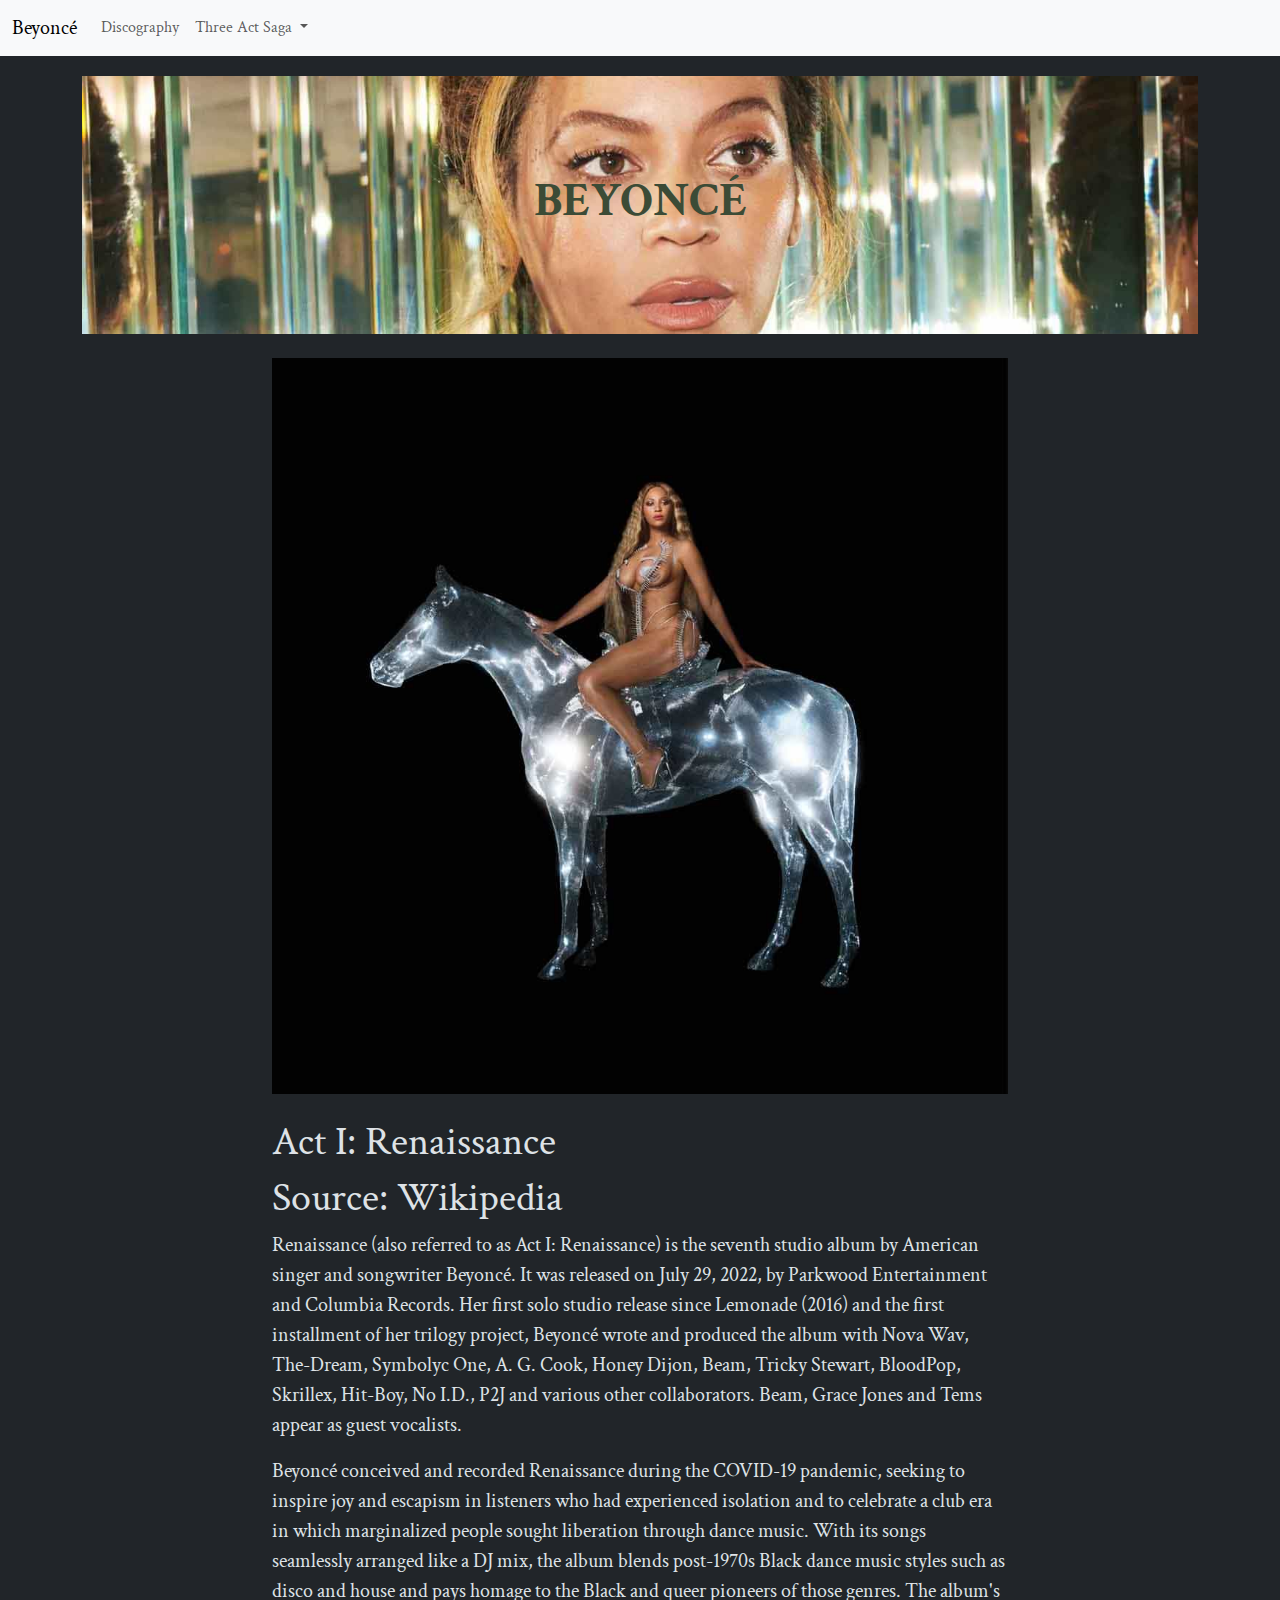
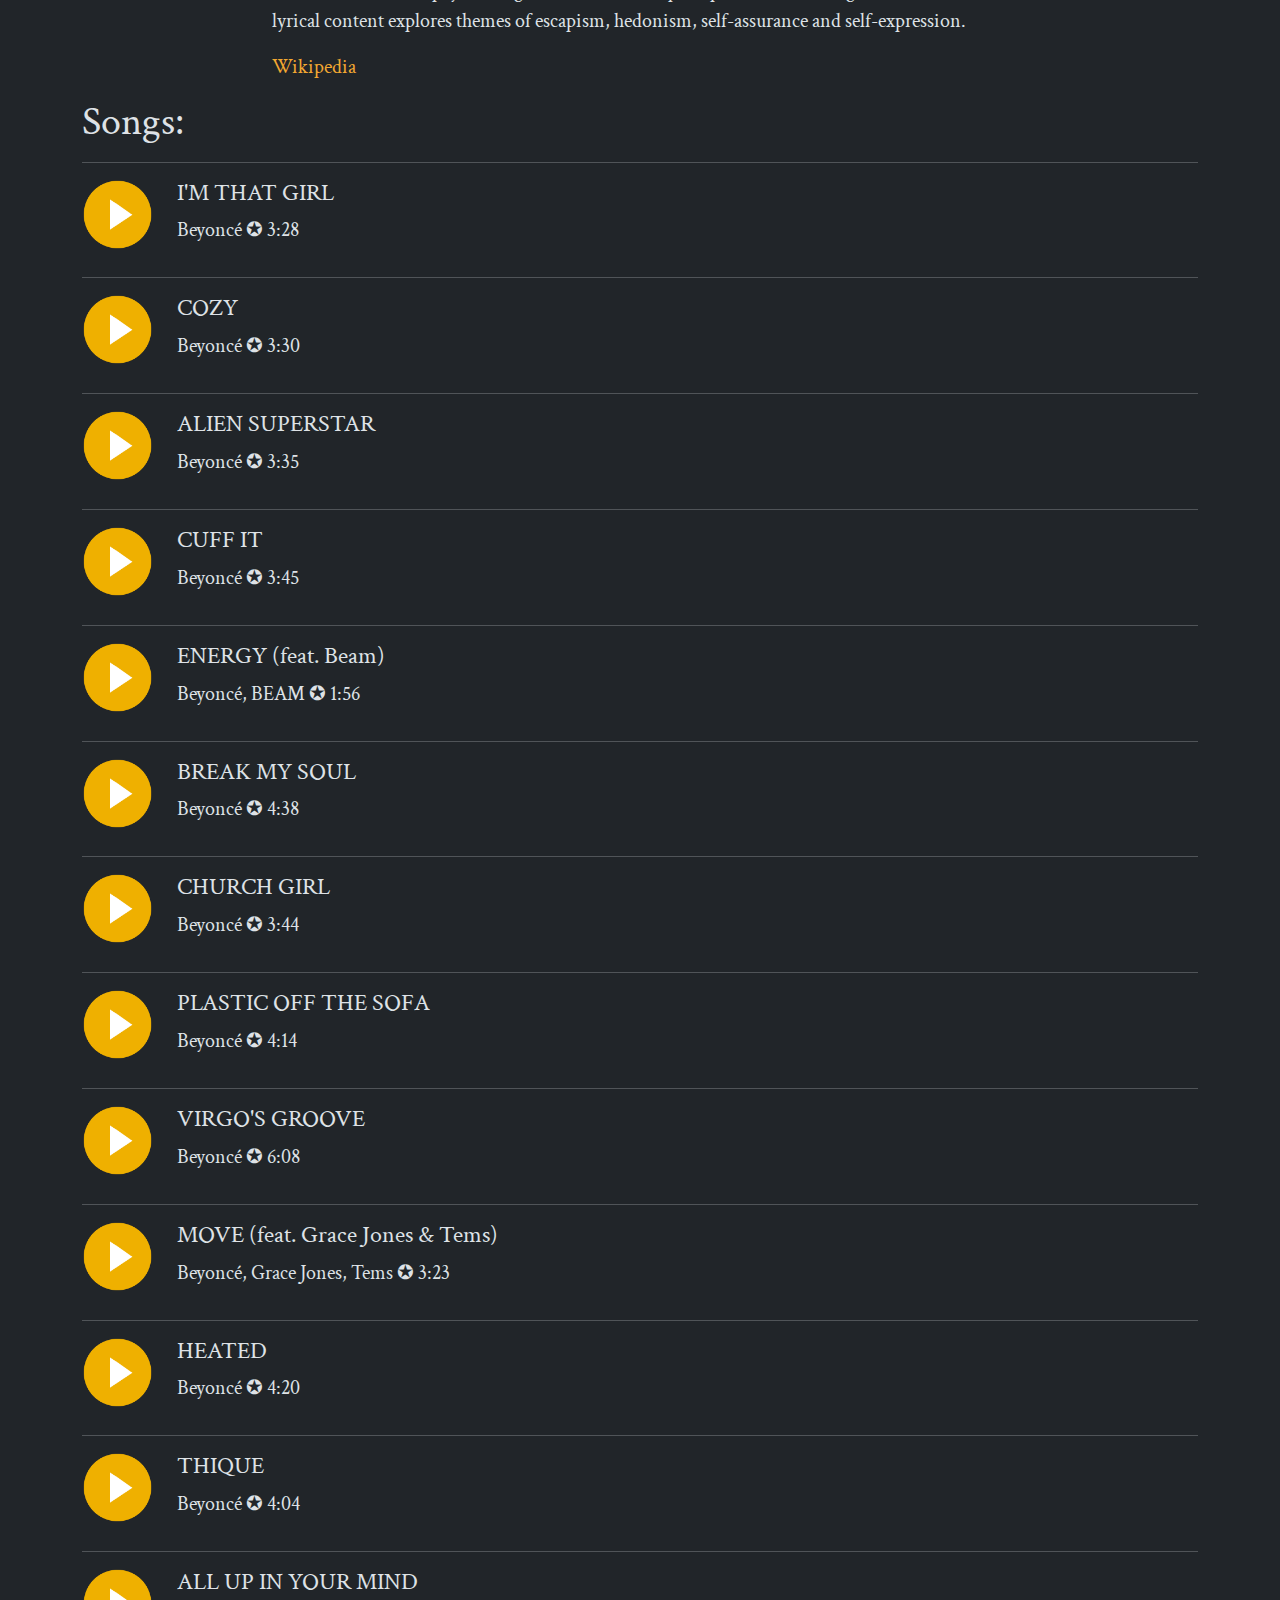
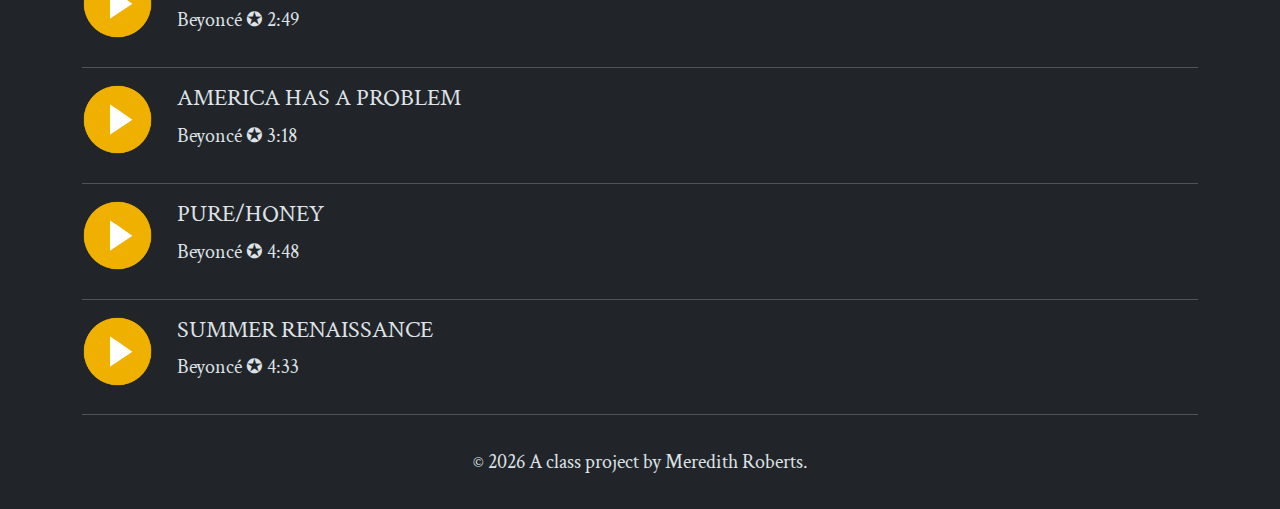
<file: docs/blog/renaissance.html>
<!DOCTYPE html>
<html lang="en" data-bs-theme="dark">
  <!-- A Intro to Coding for Journalists class project -->
  <head>
    <title>Act I: Renaissance</title>
    <meta name="description" content="Act I: Renaissance Source: Wikipedia" />
    <meta charset="utf-8" />
    <meta http-equiv="X-UA-Compatible" content="IE=edge" />
    <meta
      name="viewport"
      content="width=device-width, initial-scale=1, maximum-scale=1"
    />
    <link rel="stylesheet" href="../css/main.css" />
    <link rel="preconnect" href="https://fonts.googleapis.com" />
    <link rel="preconnect" href="https://fonts.gstatic.com" crossorigin />
    <link
      href="https://fonts.googleapis.com/css2?family=Crimson+Text:ital,wght@0,400;0,600;0,700;1,400;1,600;1,700&display=swap"
      rel="stylesheet"
    />
  </head>
  <body>
    <nav class="navbar navbar-expand-lg bg-light" data-bs-theme="light">
      <div class="container-fluid">
        <a class="navbar-brand" href="../index.html">Beyoncé</a>
        <button
          class="navbar-toggler"
          type="button"
          data-bs-toggle="collapse"
          data-bs-target="#navbarNavDropdown"
          aria-controls="navbarNavDropdown"
          aria-expanded="false"
          aria-label="Toggle navigation"
        >
          <span class="navbar-toggler-icon"></span>
        </button>
        <div class="collapse navbar-collapse" id="navbarNavDropdown">
          <ul class="navbar-nav">
            <li class="nav-item active">
              <a class="nav-link" href="../discography.html"
                >Discography<span class="sr-only"></span
              ></a>
            </li>
            <li class="nav-item dropdown">
              <a
                class="nav-link dropdown-toggle"
                href="#"
                id="navbarDropdownMenuLink"
                role="button"
                data-bs-toggle="dropdown"
                aria-expanded="false"
              >
                Three Act Saga
              </a>
              <ul
                class="dropdown-menu"
                aria-labelledby="navbarDropdownMenuLink"
              >
                <li>
                  <a class="dropdown-item" href="../blog/renaissance.html"
                    >Act I: Renaissance</a
                  >
                </li>

                <li>
                  <a class="dropdown-item" href="../blog/cowboycarter.html"
                    >Act II: Cowboy Carter</a
                  >

                  <a class="dropdown-item" href="../actiii.html"
                    >Act III: ???</a
                  >
                </li>
              </ul>
            </li>
          </ul>
        </div>
      </div>
    </nav>

    <div class="container">
      <div id="jumbo" class="p-5 mb-4 bg-light">
        <div class="container-fluid py-5 text-center">
          <h1 class="display-5 fw-bold">BEYONCÉ</h1>
        </div>
      </div>
    </div>

    <article class="container">
      <div class="row justify-content-center">
        <div class="col-sm-8">
          <img src="../img/2-renaissance.jpg" alt="" class="img-fluid mb-4" />
          <h1>Act I: Renaissance</h1>
          <h3>Source: Wikipedia</h3>

          <p>
            Renaissance (also referred to as Act I: Renaissance) is the seventh
            studio album by American singer and songwriter Beyoncé. It was
            released on July 29, 2022, by Parkwood Entertainment and Columbia
            Records. Her first solo studio release since Lemonade (2016) and the
            first installment of her trilogy project, Beyoncé wrote and produced
            the album with Nova Wav, The-Dream, Symbolyc One, A. G. Cook, Honey
            Dijon, Beam, Tricky Stewart, BloodPop, Skrillex, Hit-Boy, No I.D.,
            P2J and various other collaborators. Beam, Grace Jones and Tems
            appear as guest vocalists.
          </p>

          <p>
            Beyoncé conceived and recorded Renaissance during the COVID-19
            pandemic, seeking to inspire joy and escapism in listeners who had
            experienced isolation and to celebrate a club era in which
            marginalized people sought liberation through dance music. With its
            songs seamlessly arranged like a DJ mix, the album blends post-1970s
            Black dance music styles such as disco and house and pays homage to
            the Black and queer pioneers of those genres. The album's lyrical
            content explores themes of escapism, hedonism, self-assurance and
            self-expression.
          </p>

          <p>
            <a
              href="https://en.wikipedia.org/wiki/Renaissance_(Beyonc%C3%A9_album)"
              >Wikipedia</a
            >
          </p>
        </div>
      </div>
      <h3>Songs:</h3>
      <hr />

      <div class="row">
        <div class="col-sm-1">
          <a
            href="https://open.spotify.com/track/1MpCaOeUWhox2Fgigbe1cL?si=3743381f0e69426e"
            target="_blank"
          >
            <img src="../img/play.png" alt="" class="img-fluid" />
          </a>
        </div>
        <div class="col-sm-8">
          <h4>I&#39;M THAT GIRL</h4>
          <p>Beyoncé ✪ 3:28</p>
        </div>
      </div>
      <hr />

      <div class="row">
        <div class="col-sm-1">
          <a
            href="https://open.spotify.com/track/0mKGwFMHzTprtS2vpR3b6s?si=7aba309c4a764e06"
            target="_blank"
          >
            <img src="../img/play.png" alt="" class="img-fluid" />
          </a>
        </div>
        <div class="col-sm-8">
          <h4>COZY</h4>
          <p>Beyoncé ✪ 3:30</p>
        </div>
      </div>
      <hr />

      <div class="row">
        <div class="col-sm-1">
          <a
            href="https://open.spotify.com/track/1Hohk6AufHZOrrhMXZppax?si=f81d1bfa17c6481b"
            target="_blank"
          >
            <img src="../img/play.png" alt="" class="img-fluid" />
          </a>
        </div>
        <div class="col-sm-8">
          <h4>ALIEN SUPERSTAR</h4>
          <p>Beyoncé ✪ 3:35</p>
        </div>
      </div>
      <hr />

      <div class="row">
        <div class="col-sm-1">
          <a
            href="https://open.spotify.com/track/1xzi1Jcr7mEi9K2RfzLOqS?si=85f2eb4291b94a2a"
            target="_blank"
          >
            <img src="../img/play.png" alt="" class="img-fluid" />
          </a>
        </div>
        <div class="col-sm-8">
          <h4>CUFF IT</h4>
          <p>Beyoncé ✪ 3:45</p>
        </div>
      </div>
      <hr />

      <div class="row">
        <div class="col-sm-1">
          <a
            href="https://open.spotify.com/track/0314PeD1sQNonfVWix3B2K?si=28d516568ba942c6"
            target="_blank"
          >
            <img src="../img/play.png" alt="" class="img-fluid" />
          </a>
        </div>
        <div class="col-sm-8">
          <h4>ENERGY (feat. Beam)</h4>
          <p>Beyoncé, BEAM ✪ 1:56</p>
        </div>
      </div>
      <hr />

      <div class="row">
        <div class="col-sm-1">
          <a
            href="https://open.spotify.com/track/5pyoxDZ1PX0KxBxiRVxA4U?si=6fde69a546ae4f6e"
            target="_blank"
          >
            <img src="../img/play.png" alt="" class="img-fluid" />
          </a>
        </div>
        <div class="col-sm-8">
          <h4>BREAK MY SOUL</h4>
          <p>Beyoncé ✪ 4:38</p>
        </div>
      </div>
      <hr />

      <div class="row">
        <div class="col-sm-1">
          <a
            href="https://open.spotify.com/track/2mqTtvbKxH7SoEQ2oGAnsA?si=853696fbd9fc4fc4"
            target="_blank"
          >
            <img src="../img/play.png" alt="" class="img-fluid" />
          </a>
        </div>
        <div class="col-sm-8">
          <h4>CHURCH GIRL</h4>
          <p>Beyoncé ✪ 3:44</p>
        </div>
      </div>
      <hr />

      <div class="row">
        <div class="col-sm-1">
          <a
            href="https://open.spotify.com/track/6ufcuVInt0ocHrUimDjGlb?si=88c62f7737204341"
            target="_blank"
          >
            <img src="../img/play.png" alt="" class="img-fluid" />
          </a>
        </div>
        <div class="col-sm-8">
          <h4>PLASTIC OFF THE SOFA</h4>
          <p>Beyoncé ✪ 4:14</p>
        </div>
      </div>
      <hr />

      <div class="row">
        <div class="col-sm-1">
          <a
            href="https://open.spotify.com/track/0Fl4eWzVaMUOdXcOrj6F1q?si=f4625edb8851458e"
            target="_blank"
          >
            <img src="../img/play.png" alt="" class="img-fluid" />
          </a>
        </div>
        <div class="col-sm-8">
          <h4>VIRGO&#39;S GROOVE</h4>
          <p>Beyoncé ✪ 6:08</p>
        </div>
      </div>
      <hr />

      <div class="row">
        <div class="col-sm-1">
          <a
            href="https://open.spotify.com/track/5YLGlPYkZBDXieMwzVve7g?si=eb27e71936b74c55"
            target="_blank"
          >
            <img src="../img/play.png" alt="" class="img-fluid" />
          </a>
        </div>
        <div class="col-sm-8">
          <h4>MOVE (feat. Grace Jones &amp; Tems)</h4>
          <p>Beyoncé, Grace Jones, Tems ✪ 3:23</p>
        </div>
      </div>
      <hr />

      <div class="row">
        <div class="col-sm-1">
          <a
            href="https://open.spotify.com/track/1w7cgGZR86yWz1pA2puVJD?si=1bef4216e2e74401"
            target="_blank"
          >
            <img src="../img/play.png" alt="" class="img-fluid" />
          </a>
        </div>
        <div class="col-sm-8">
          <h4>HEATED</h4>
          <p>Beyoncé ✪ 4:20</p>
        </div>
      </div>
      <hr />

      <div class="row">
        <div class="col-sm-1">
          <a
            href="https://open.spotify.com/track/1LCm0lFnEsxR2oPqyHLGX9?si=694d69fb55884f00"
            target="_blank"
          >
            <img src="../img/play.png" alt="" class="img-fluid" />
          </a>
        </div>
        <div class="col-sm-8">
          <h4>THIQUE</h4>
          <p>Beyoncé ✪ 4:04</p>
        </div>
      </div>
      <hr />

      <div class="row">
        <div class="col-sm-1">
          <a
            href="https://open.spotify.com/track/3k4CoiIQXiNBrwrmbBMDxj?si=131e059a52de43f9"
            target="_blank"
          >
            <img src="../img/play.png" alt="" class="img-fluid" />
          </a>
        </div>
        <div class="col-sm-8">
          <h4>ALL UP IN YOUR MIND</h4>
          <p>Beyoncé ✪ 2:49</p>
        </div>
      </div>
      <hr />

      <div class="row">
        <div class="col-sm-1">
          <a
            href="https://open.spotify.com/track/2XMAWynSTIst5KmLSv0Npf?si=97950683d4fc43e9"
            target="_blank"
          >
            <img src="../img/play.png" alt="" class="img-fluid" />
          </a>
        </div>
        <div class="col-sm-8">
          <h4>AMERICA HAS A PROBLEM</h4>
          <p>Beyoncé ✪ 3:18</p>
        </div>
      </div>
      <hr />

      <div class="row">
        <div class="col-sm-1">
          <a
            href="https://open.spotify.com/track/4DByEumlGTZKSzuVEZ35eo?si=26f32cdd667e4eaf"
            target="_blank"
          >
            <img src="../img/play.png" alt="" class="img-fluid" />
          </a>
        </div>
        <div class="col-sm-8">
          <h4>PURE/HONEY</h4>
          <p>Beyoncé ✪ 4:48</p>
        </div>
      </div>
      <hr />

      <div class="row">
        <div class="col-sm-1">
          <a
            href="https://open.spotify.com/track/3HyR1j49TY5ACP2lseF1jx?si=9eabdf04a82a4672"
            target="_blank"
          >
            <img src="../img/play.png" alt="" class="img-fluid" />
          </a>
        </div>
        <div class="col-sm-8">
          <h4>SUMMER RENAISSANCE</h4>
          <p>Beyoncé ✪ 4:33</p>
        </div>
      </div>
      <hr />
    </article>

    <footer>
      <p id="legal" class="center-block text-center p-3">
        <small>&copy;</small> <span class="copyright-year"></span>
        A class project by Meredith Roberts.
      </p>
    </footer>

    <script src="../js/jquery.js"></script>
    <script src="../js/bootstrap.bundle.min.js"></script>
    <script src="../js/scripts.js"></script>
  </body>
</html>
</file>
